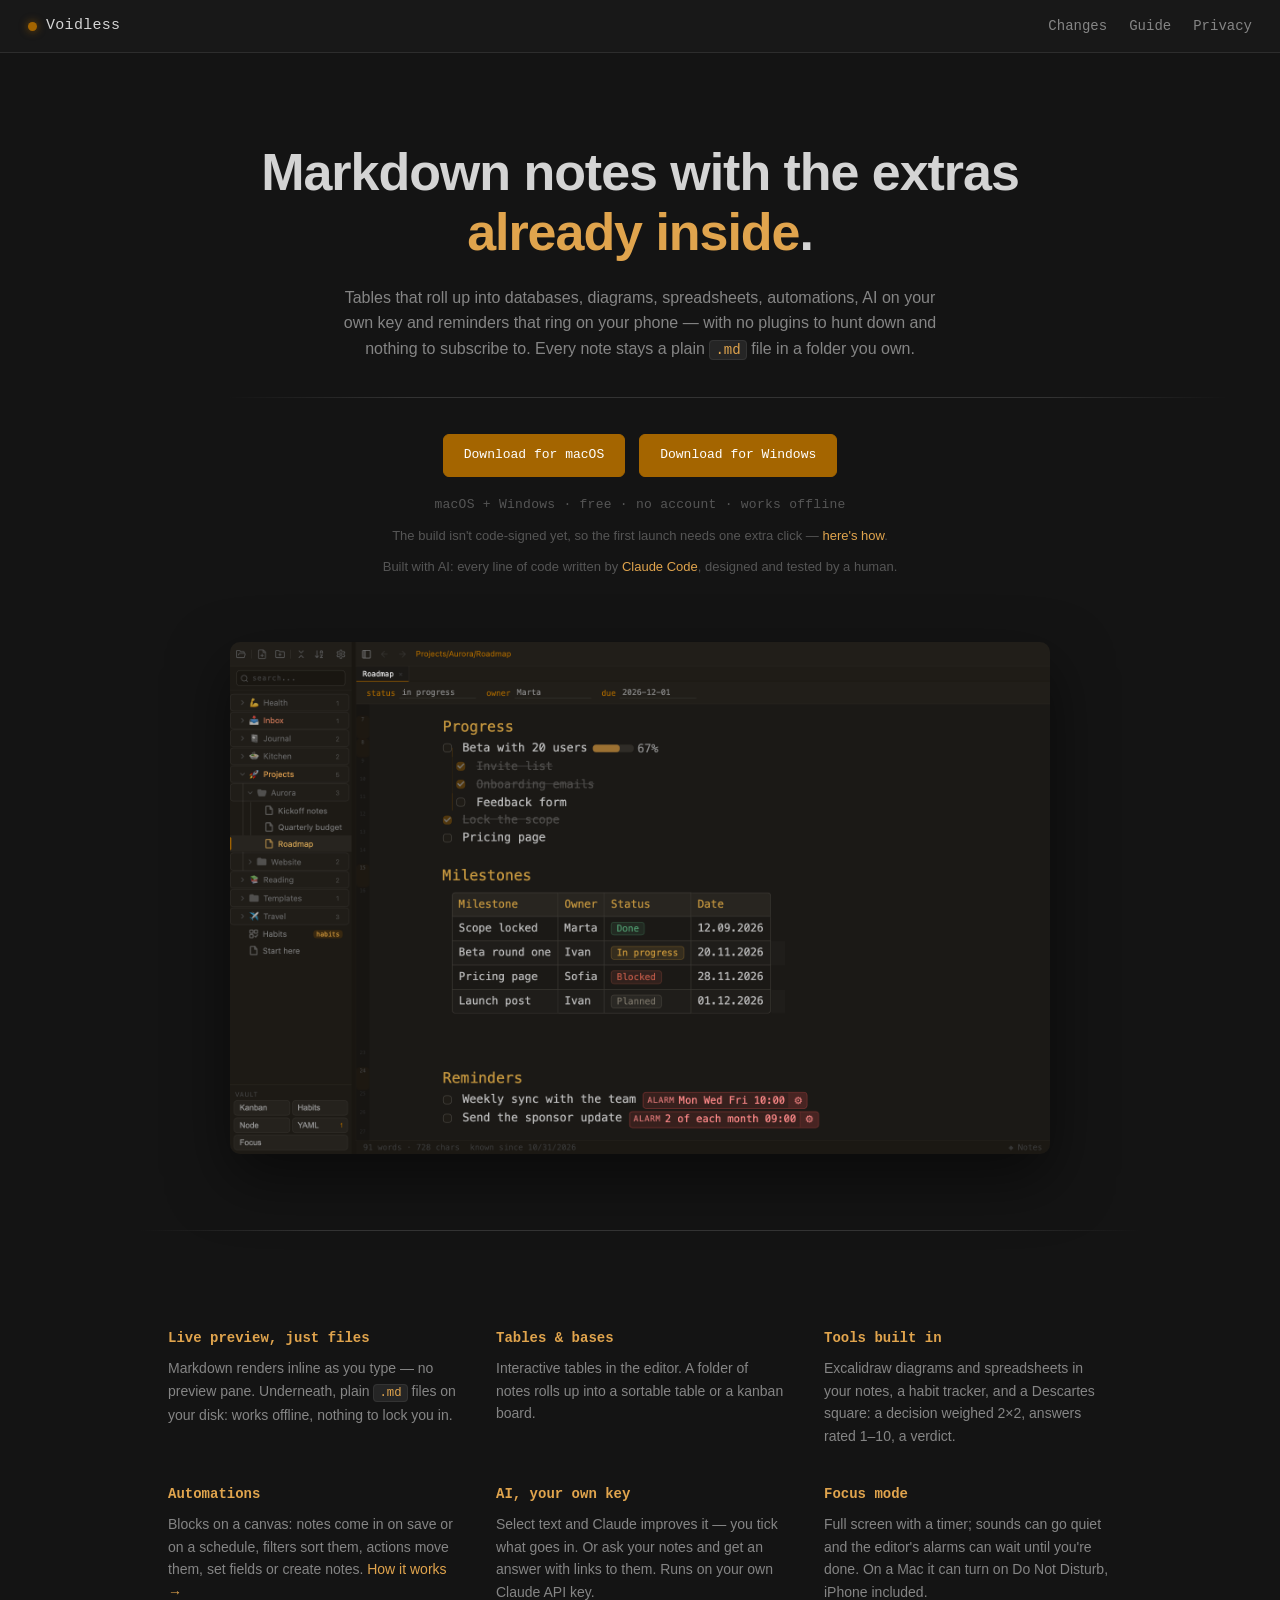
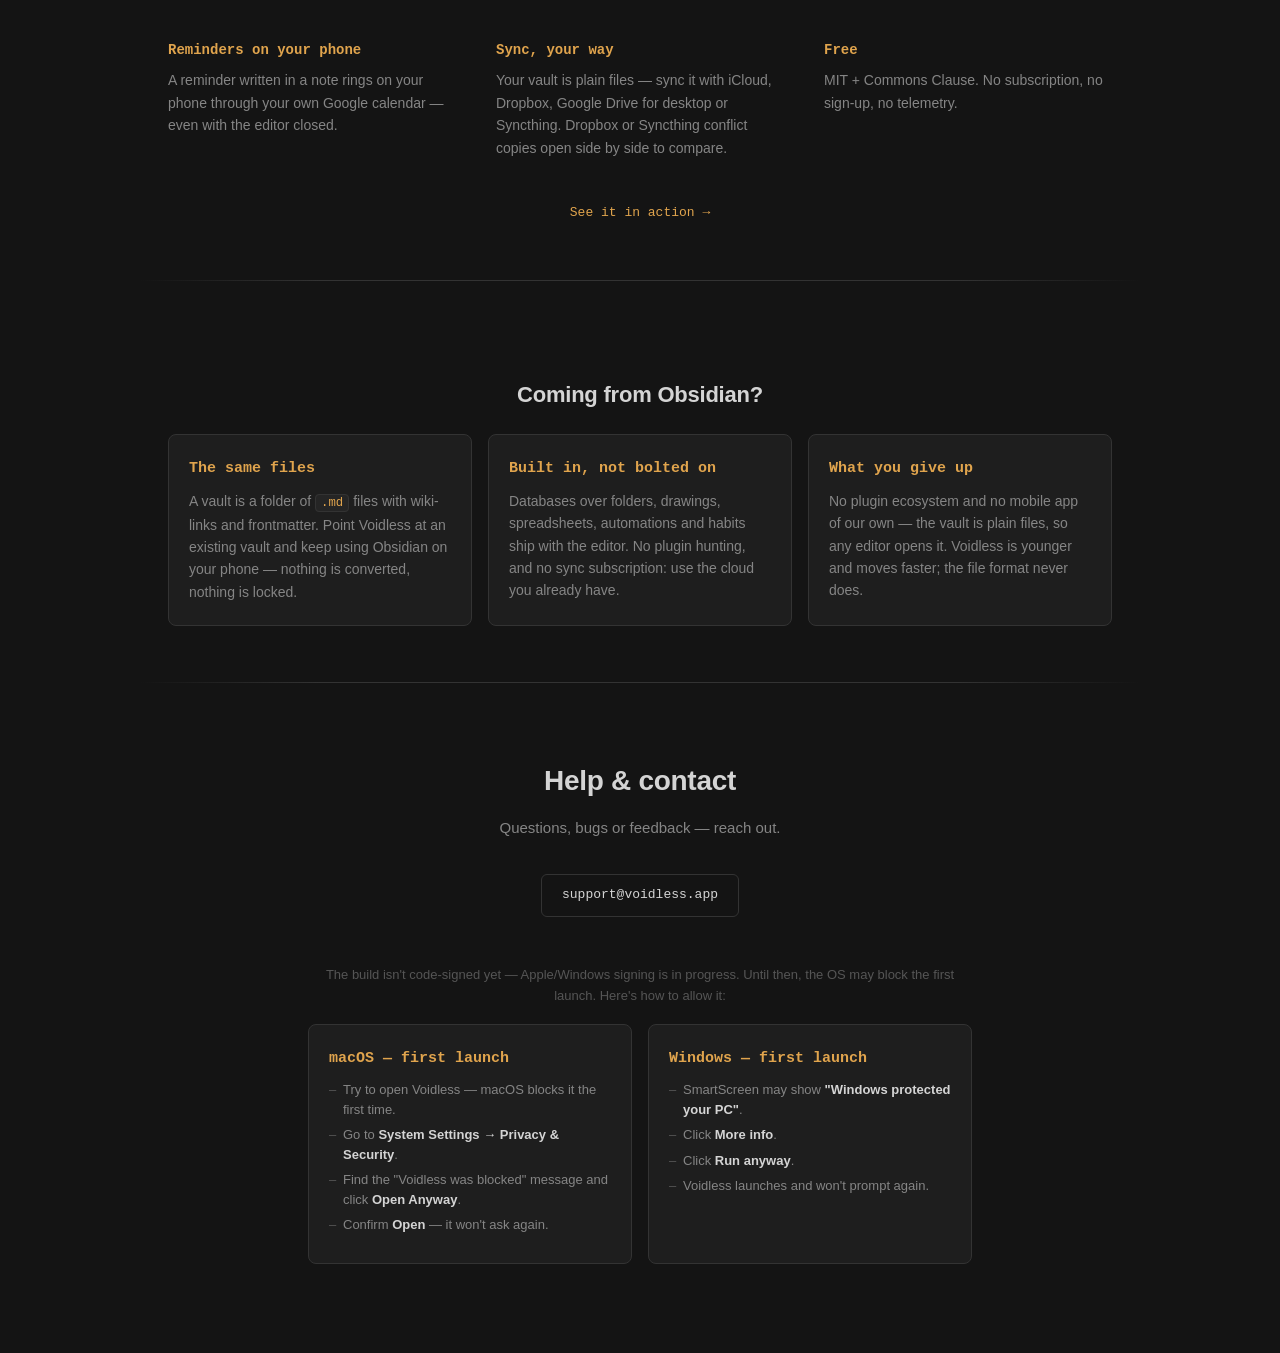
<file: index.html>
<!DOCTYPE html>
<html lang="en">
<head>
  <meta charset="UTF-8" />
  <meta name="viewport" content="width=device-width, initial-scale=1.0" />
  <title>Voidless — markdown editor</title>
  <meta name="description" content="Voidless — a local Markdown editor with tables, databases, diagrams, spreadsheets, automations, AI and reminders that reach your phone. Plain .md files, free, macOS and Windows." />
  <link rel="icon" href="favicon.svg" type="image/svg+xml" />

  <!-- Link previews (Telegram, Slack, X, iMessage…) -->
  <meta property="og:type" content="website" />
  <meta property="og:site_name" content="Voidless" />
  <meta property="og:title" content="Voidless — Markdown notes with the extras already inside" />
  <meta property="og:description" content="Tables that roll up into databases, diagrams, spreadsheets, automations, AI and reminders that ring on your phone — all in plain .md files on your disk. Free, macOS + Windows." />
  <meta property="og:url" content="https://voidless.app/" />
  <meta property="og:image" content="https://voidless.app/assets/screenshot.png" />
  <meta name="twitter:card" content="summary_large_image" />

  <!-- Bump ?v= whenever style.css changes: Pages/Cloudflare cache it for 10 min. -->
  <link rel="stylesheet" href="style.css?v=2026-08-21b" />
</head>
<body>
  <!-- ── Nav ── -->
  <header class="nav">
    <a class="nav-brand" href="/">
      <span class="dot"></span> Voidless
    </a>
    <nav class="nav-links">
      <a href="/changelog">Changes</a>
      <a href="/guide">Guide</a>
      <a href="/privacy">Privacy</a>
    </nav>
  </header>

  <!-- ── Hero ── -->
  <section class="hero">
    <h1>Markdown notes with the extras <span class="accent">already inside</span>.</h1>
    <p class="lead">
      Tables that roll up into databases, diagrams, spreadsheets, automations, AI on your own key
      and reminders that ring on your phone — with no plugins to hunt down and nothing to subscribe to.
      Every note stays a plain <code>.md</code> file in a folder you own.
    </p>
    <hr class="divider" />
    <div class="hero-actions" id="download">
      <a id="dl-mac" class="btn btn-primary" href="https://github.com/tech-qa-e6r/voidless/releases/latest">Download for macOS</a>
      <a id="dl-win" class="btn btn-primary" href="https://github.com/tech-qa-e6r/voidless/releases/latest">Download for Windows</a>
    </div>

    <p class="stack" id="release-line">macOS + Windows · free · no account · works offline</p>
    <p class="first-run">
      The build isn't code-signed yet, so the first launch needs one extra click —
      <a href="#first-launch">here's how</a>.
    </p>
    <p class="first-run">
      Built with AI: every line of code written by
      <a href="https://claude.com/claude-code">Claude Code</a>, designed and tested by a human.
    </p>
    <img class="screenshot" src="assets/screenshot.png" alt="Voidless editor" width="928" height="580" />
  </section>

  <hr class="divider" />

  <!-- ── Why ── -->
  <section class="why">
    <div class="why-grid">
      <div class="why-item">
        <h3>Live preview, just files</h3>
        <p>Markdown renders inline as you type — no preview pane. Underneath, plain <code>.md</code> files on your disk: works offline, nothing to lock you in.</p>
      </div>
      <div class="why-item">
        <h3>Tables &amp; bases</h3>
        <p>Interactive tables in the editor. A folder of notes rolls up into a sortable table or a kanban board.</p>
      </div>
      <div class="why-item">
        <h3>Tools built in</h3>
        <p>Excalidraw diagrams and spreadsheets in your notes, a habit tracker, and a Descartes square: a decision weighed 2×2, answers rated 1–10, a verdict.</p>
      </div>
      <div class="why-item">
        <h3>Automations</h3>
        <p>Blocks on a canvas: notes come in on save or on a schedule, filters sort them, actions move them, set fields or create notes. <a href="/guide/nodes/">How it works →</a></p>
      </div>
      <div class="why-item">
        <h3>AI, your own key</h3>
        <p>Select text and Claude improves it — you tick what goes in. Or ask your notes and get an answer with links to them. Runs on your own Claude API key.</p>
      </div>
      <div class="why-item">
        <h3>Focus mode</h3>
        <p>Full screen with a timer; sounds can go quiet and the editor's alarms can wait until you're done. On a Mac it can turn on Do Not Disturb, iPhone included.</p>
      </div>
      <div class="why-item">
        <h3>Reminders on your phone</h3>
        <p>A reminder written in a note rings on your phone through your own Google calendar — even with the editor closed.</p>
      </div>
      <div class="why-item">
        <h3>Sync, your way</h3>
        <p>Your vault is plain files — sync it with iCloud, Dropbox, Google Drive for desktop or Syncthing. Dropbox or Syncthing conflict copies open side by side to compare.</p>
      </div>
      <div class="why-item">
        <h3>Free</h3>
        <p>MIT + Commons Clause. No subscription, no sign-up, no telemetry.</p>
      </div>
    </div>
    <p class="why-more"><a href="/guide">See it in action →</a></p>
  </section>

  <hr class="divider" />

  <!-- ── Coming from Obsidian ── -->
  <section class="why">
    <h2 class="section-title">Coming from Obsidian?</h2>
    <div class="grid">
      <article class="card">
        <h3>The same files</h3>
        <p>A vault is a folder of <code>.md</code> files with wiki-links and frontmatter. Point Voidless at an existing vault and keep using Obsidian on your phone — nothing is converted, nothing is locked.</p>
      </article>
      <article class="card">
        <h3>Built in, not bolted on</h3>
        <p>Databases over folders, drawings, spreadsheets, automations and habits ship with the editor. No plugin hunting, and no sync subscription: use the cloud you already have.</p>
      </article>
      <article class="card">
        <h3>What you give up</h3>
        <p>No plugin ecosystem and no mobile app of our own — the vault is plain files, so any editor opens it. Voidless is younger and moves faster; the file format never does.</p>
      </article>
    </div>
  </section>

  <hr class="divider" />

  <!-- ── Contact ── -->
  <section id="contact" class="contact">
    <h2>Help &amp; contact</h2>
    <p>Questions, bugs or feedback — reach out.</p>
    <div class="hero-actions">
      <a class="btn btn-ghost" href="mailto:support@voidless.app">support@voidless.app</a>
    </div>

    <p class="install-note" id="first-launch">The build isn't code-signed yet — Apple/Windows signing is in progress. Until then, the OS may block the first launch. Here's how to allow it:</p>
    <div class="grid install-grid">
      <article class="card">
        <h3>macOS — first launch</h3>
        <ul>
          <li>Try to open Voidless — macOS blocks it the first time.</li>
          <li>Go to <strong>System Settings → Privacy &amp; Security</strong>.</li>
          <li>Find the "Voidless was blocked" message and click <strong>Open Anyway</strong>.</li>
          <li>Confirm <strong>Open</strong> — it won't ask again.</li>
        </ul>
      </article>
      <article class="card">
        <h3>Windows — first launch</h3>
        <ul>
          <li>SmartScreen may show <strong>"Windows protected your PC"</strong>.</li>
          <li>Click <strong>More info</strong>.</li>
          <li>Click <strong>Run anyway</strong>.</li>
          <li>Voidless launches and won't prompt again.</li>
        </ul>
      </article>
    </div>
  </section>

  <script>
    // Point the download buttons at the latest published release's installers.
    // Falls back to the releases page if the API is unreachable or nothing is published.
    (async function () {
      const repo = "tech-qa-e6r/voidless";
      try {
        const res = await fetch("https://api.github.com/repos/" + repo + "/releases/latest");
        if (!res.ok) return;
        const rel = await res.json();
        const assets = rel.assets || [];
        const url = (re) => (assets.find((a) => re.test(a.name)) || {}).browser_download_url;
        const dmg = url(/\.dmg$/i), exe = url(/-setup\.exe$/i);
        if (dmg) document.getElementById("dl-mac").href = dmg;
        if (exe) document.getElementById("dl-win").href = exe;
        // Version and date next to the buttons: a visitor can tell at a glance the
        // project is alive without opening the changelog.
        if (rel.tag_name) {
          const when = new Date(rel.published_at).toLocaleDateString("en-GB", { day: "numeric", month: "short", year: "numeric" });
          document.getElementById("release-line").textContent =
            rel.tag_name + " · " + when + " · macOS and Windows · free · no account · works offline";
        }
      } catch (e) { /* keep fallback links */ }
    })();
  </script>
</body>
</html>
</file>
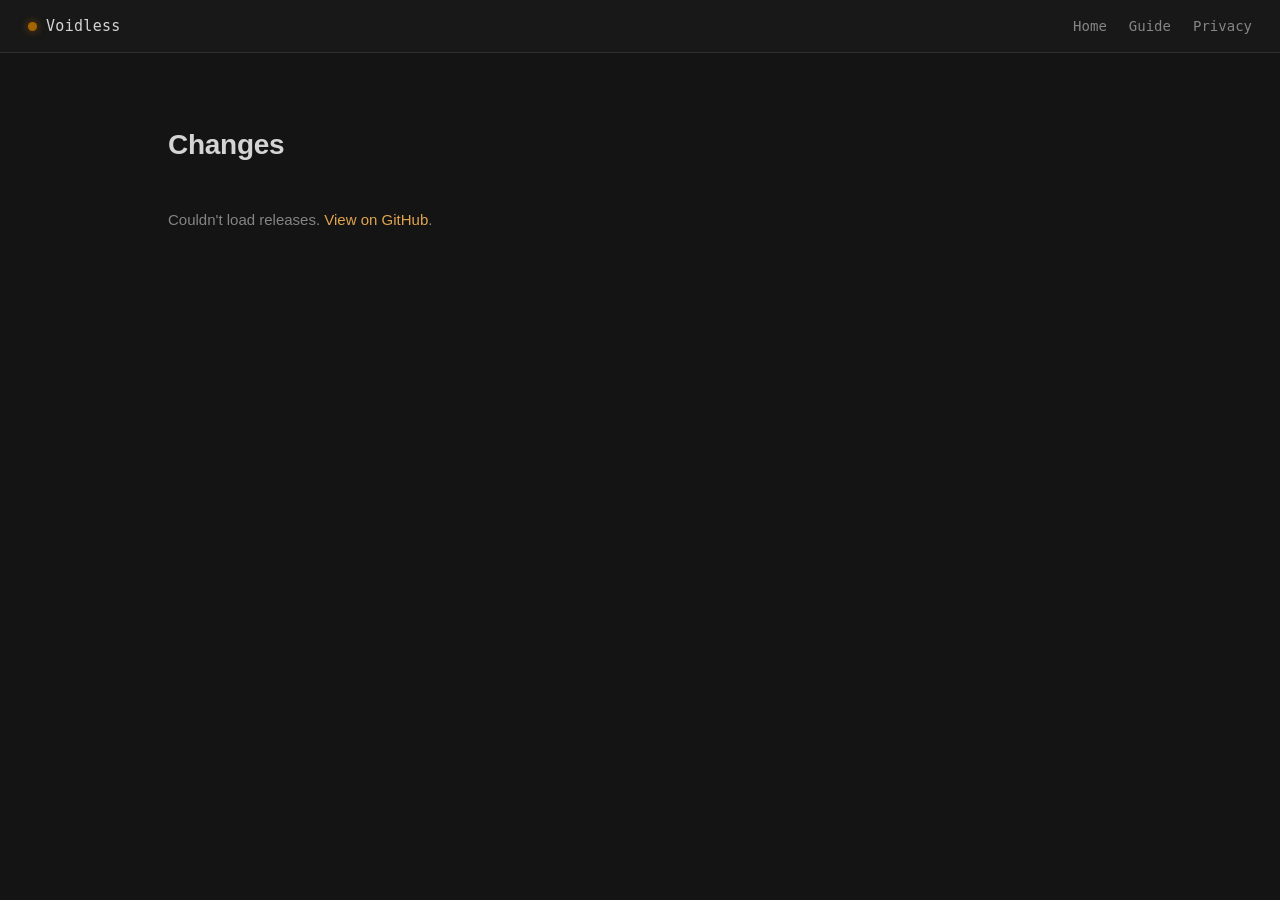
<file: changelog/index.html>
<!DOCTYPE html>
<html lang="en">
<head>
  <meta charset="UTF-8" />
  <meta name="viewport" content="width=device-width, initial-scale=1.0" />
  <title>Changes — Voidless</title>
  <meta name="description" content="Voidless changelog: what shipped in each release." />
  <link rel="icon" href="/favicon.svg" type="image/svg+xml" />

  <meta property="og:type" content="website" />
  <meta property="og:site_name" content="Voidless" />
  <meta property="og:title" content="Voidless — Changes" />
  <meta property="og:description" content="What shipped in each Voidless release." />
  <meta property="og:url" content="https://voidless.app/changelog" />
  <meta property="og:image" content="https://voidless.app/assets/screenshot.png" />
  <meta name="twitter:card" content="summary_large_image" />
  <!-- Bump ?v= whenever style.css changes: Pages/Cloudflare cache it for 10 min. -->
  <link rel="stylesheet" href="../style.css?v=2026-08-21b" />
</head>
<body>
  <!-- ── Nav ── -->
  <header class="nav">
    <a class="nav-brand" href="/">
      <span class="dot"></span> Voidless
    </a>
    <nav class="nav-links">
      <a href="/">Home</a>
      <a href="/guide">Guide</a>
      <a href="/privacy">Privacy</a>
    </nav>
  </header>

  <!-- ── Changes ── -->
  <section class="changelog">
    <h2>Changes</h2>
    <div id="releases" class="changelog-list">
      <p class="changelog-empty">Loading…</p>
    </div>
  </section>

  <script>
    // Pull every published release and render its notes. Drafts are invisible to
    // the anonymous GitHub API, so unpublished releases never leak here — the
    // changelog goes live the moment a release is published.
    (async function () {
      const repo = "tech-qa-e6r/voidless";
      const root = document.getElementById("releases");

      // Quotes are escaped too, so text can't break out of an attribute value.
      const escapeHtml = (s) => s.replace(/[&<>"]/g, (c) => ({ "&": "&amp;", "<": "&lt;", ">": "&gt;", '"': "&quot;" }[c]));
      // Only http(s) image sources are allowed through, so escaped markup can't smuggle script.
      const safeSrc = (u) => /^https?:\/\//i.test(u) ? u : "";
      const safeHref = (u) => /^(https?:\/\/|mailto:)/i.test(u) ? u : "";
      // **bold**, then *italic* / _italic_ — never inside a word, so snake_case and 2*3*4 stay as typed.
      const emphasis = (s) => s
        .replace(/\*\*([^*]+)\*\*/g, "<strong>$1</strong>")
        .replace(/(^|[^\p{L}\p{N}*])\*([^\s*](?:[^*]*[^\s*])?)\*(?![\p{L}\p{N}*])/gu, "$1<em>$2</em>")
        .replace(/(^|[^\p{L}\p{N}_])_([^\s_](?:[^_]*[^\s_])?)_(?![\p{L}\p{N}_])/gu, "$1<em>$2</em>");
      const inline = (s) => {
        // Code, images and links are set aside first, so their text and URLs are never restyled.
        const kept = [];
        const keep = (html) => "\u0000" + (kept.push(html) - 1) + "\u0000";
        const restore = (t) => t.replace(/\u0000(\d+)\u0000/g, (m, i) => restore(kept[i]));
        // A URL holding a placeholder (code or an image set aside above) is left as text:
        // restored inside src/href, that markup would break out of the attribute.
        const html = escapeHtml(s.replace(/\u0000/g, ""))
          .replace(/`([^`]+)`/g, (m, code) => keep("<code>" + code + "</code>"))
          .replace(/!\[([^\]]*)\]\(([^)]+)\)/g, (m, alt, src) => src.includes("\u0000") ? m
            : keep('<img class="release-img" alt="' + alt + '" src="' + safeSrc(src) + '">'))
          .replace(/\[([^\]]+)\]\(([^)]+)\)/g, (m, text, href) => href.includes("\u0000") ? m
            : keep(safeHref(href)
              ? '<a href="' + href + '" target="_blank" rel="noopener">' + emphasis(text) + "</a>"
              : emphasis(text)));
        return restore(emphasis(html));
      };

      // Minimal Markdown: headings, bullet lists ("— ", "- ", "* "), paragraphs (enough for release notes).
      function renderMarkdown(md) {
        const lines = md.replace(/\r\n/g, "\n").split("\n");
        let out = "", inList = false;
        const closeList = () => { if (inList) { out += "</ul>"; inList = false; } };
        for (const raw of lines) {
          const line = raw.replace(/\s+$/, "");
          if (!line.trim()) { closeList(); continue; }
          const h = line.match(/^(#{1,6})\s+(.*)$/);
          if (h) { closeList(); out += '<h4 class="release-subhead">' + inline(h[2]) + "</h4>"; continue; }
          if (/^ *([-*_]) *(?:\1 *){2,}$/.test(line)) { closeList(); out += '<hr class="release-hr">'; continue; }
          const li = line.match(/^\s*[-*—–]\s+(.*)$/);
          if (li) { if (!inList) { out += "<ul>"; inList = true; } out += "<li>" + inline(li[1]) + "</li>"; continue; }
          // Raw <img> tags (GitHub release notes often paste them) — re-emit sanitized.
          const img = line.match(/^<img\b[^>]*>$/i);
          if (img) {
            closeList();
            const attr = (n) => { const m = line.match(new RegExp(n + '\\s*=\\s*"([^"]*)"', "i")); return m ? m[1] : ""; };
            const src = safeSrc(attr("src"));
            if (src) out += '<img class="release-img" alt="' + escapeHtml(attr("alt")) + '" src="' + src + '">';
            continue;
          }
          closeList();
          out += "<p>" + inline(line) + "</p>";
        }
        closeList();
        return out;
      }

      const fmtDate = (iso) => {
        try { return new Date(iso).toLocaleDateString("en-US", { year: "numeric", month: "short", day: "numeric" }); }
        catch (e) { return ""; }
      };

      try {
        // The anonymous /releases list can drop a release that shares its created_at
        // with another (e.g. a re-build off the same commit), so it never shows up
        // here. /releases/latest still returns it — merge it in, dedupe by id, and
        // sort newest-first by publish date so nothing goes missing.
        const [listRes, latestRes] = await Promise.all([
          fetch("https://api.github.com/repos/" + repo + "/releases?per_page=100"),
          fetch("https://api.github.com/repos/" + repo + "/releases/latest"),
        ]);
        if (!listRes.ok) throw new Error("api");
        const byId = new Map();
        for (const r of await listRes.json()) if (!r.draft) byId.set(r.id, r);
        if (latestRes.ok) { const l = await latestRes.json(); if (l && !l.draft) byId.set(l.id, l); }
        const releases = [...byId.values()].sort(
          (a, b) => new Date(b.published_at) - new Date(a.published_at)
        );
        if (releases.length === 0) {
          root.innerHTML = '<p class="changelog-empty">No releases yet.</p>';
          return;
        }
        root.innerHTML = releases.map((r) => {
          const ver = escapeHtml(r.tag_name || r.name || "");
          const date = fmtDate(r.published_at);
          const body = (r.body || "").trim()
            ? '<div class="release-body">' + renderMarkdown(r.body.trim()) + "</div>"
            : '<div class="release-body"><p style="color:var(--text-mute)">No notes.</p></div>';
          return '<article class="release">'
            + '<div class="release-head"><span class="release-ver">' + ver + "</span>"
            + (date ? '<span class="release-sep">→</span><span class="release-date">' + date + "</span>" : "")
            + "</div>" + body + "</article>";
        }).join("");
      } catch (e) {
        root.innerHTML = '<p class="changelog-empty">Couldn\'t load releases. '
          + '<a href="https://github.com/' + repo + '/releases" target="_blank" rel="noopener">View on GitHub</a>.</p>';
      }
    })();
  </script>
</body>
</html>
</file>
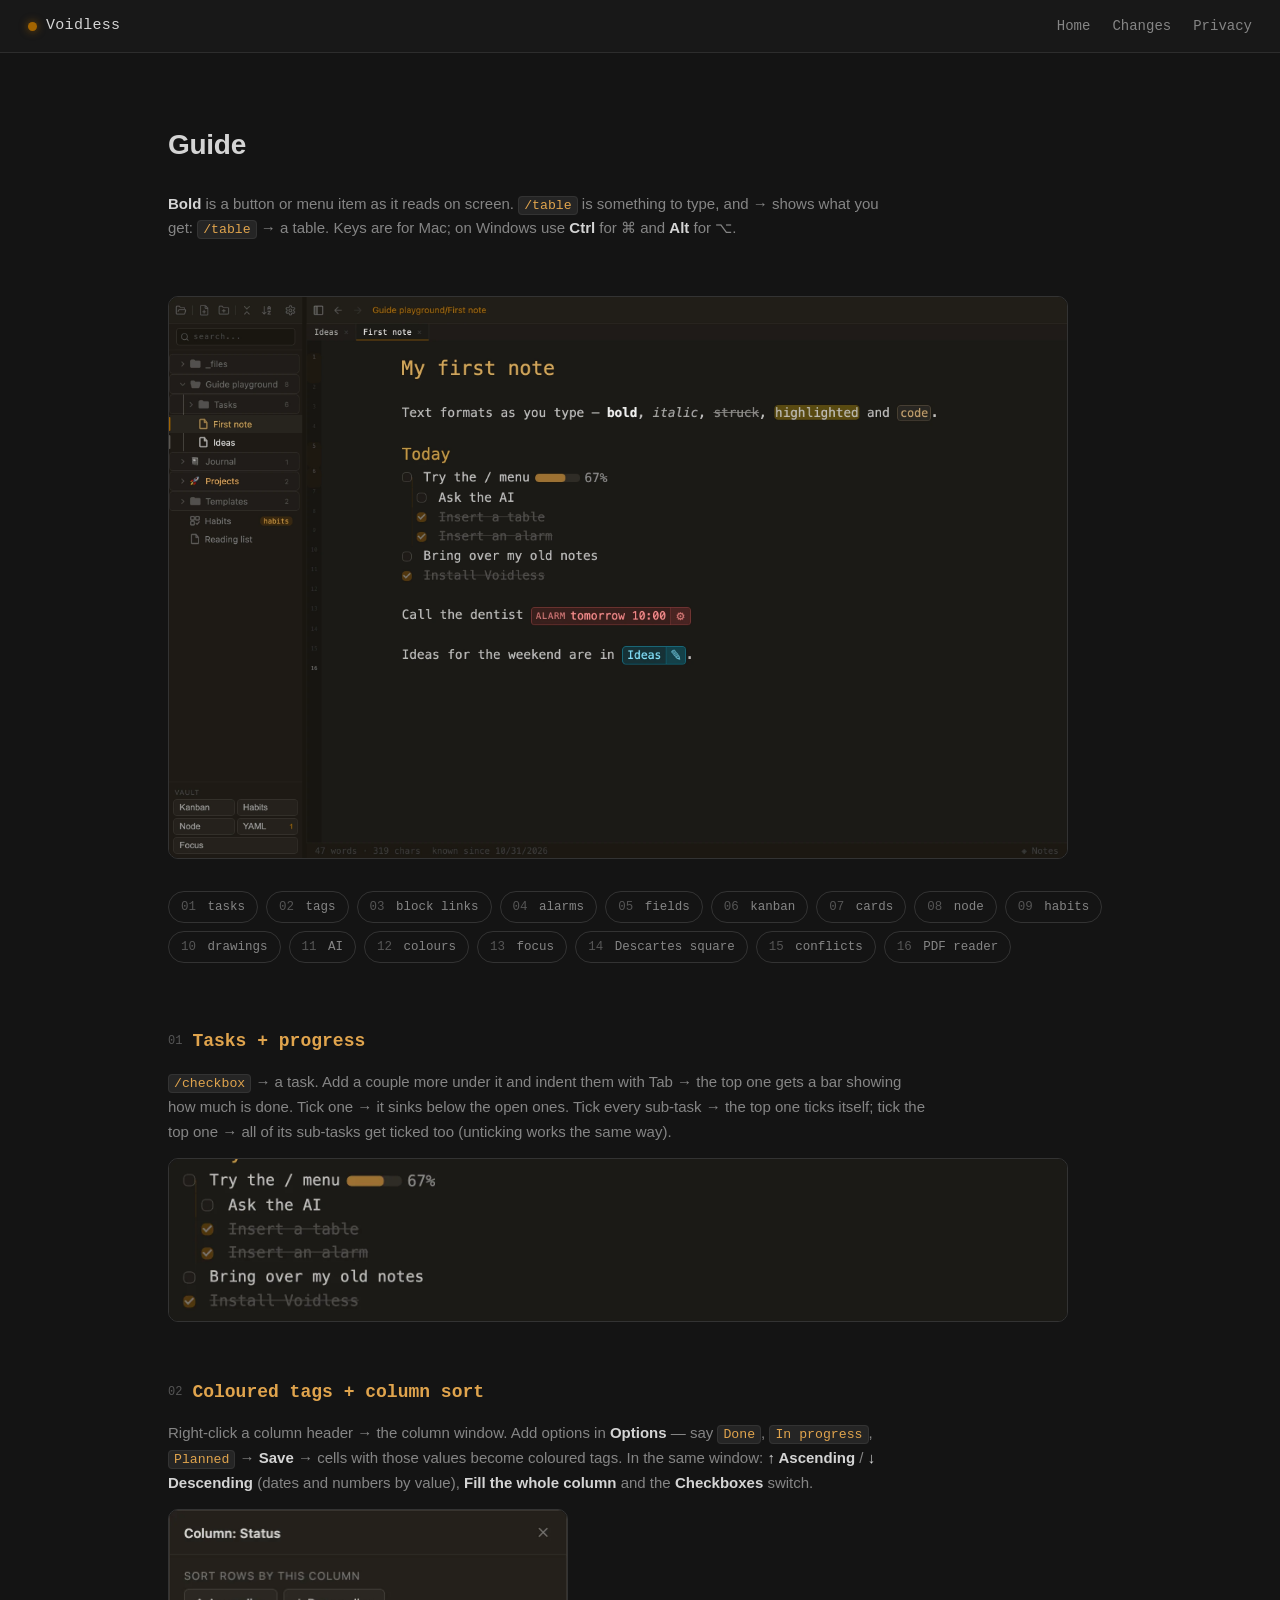
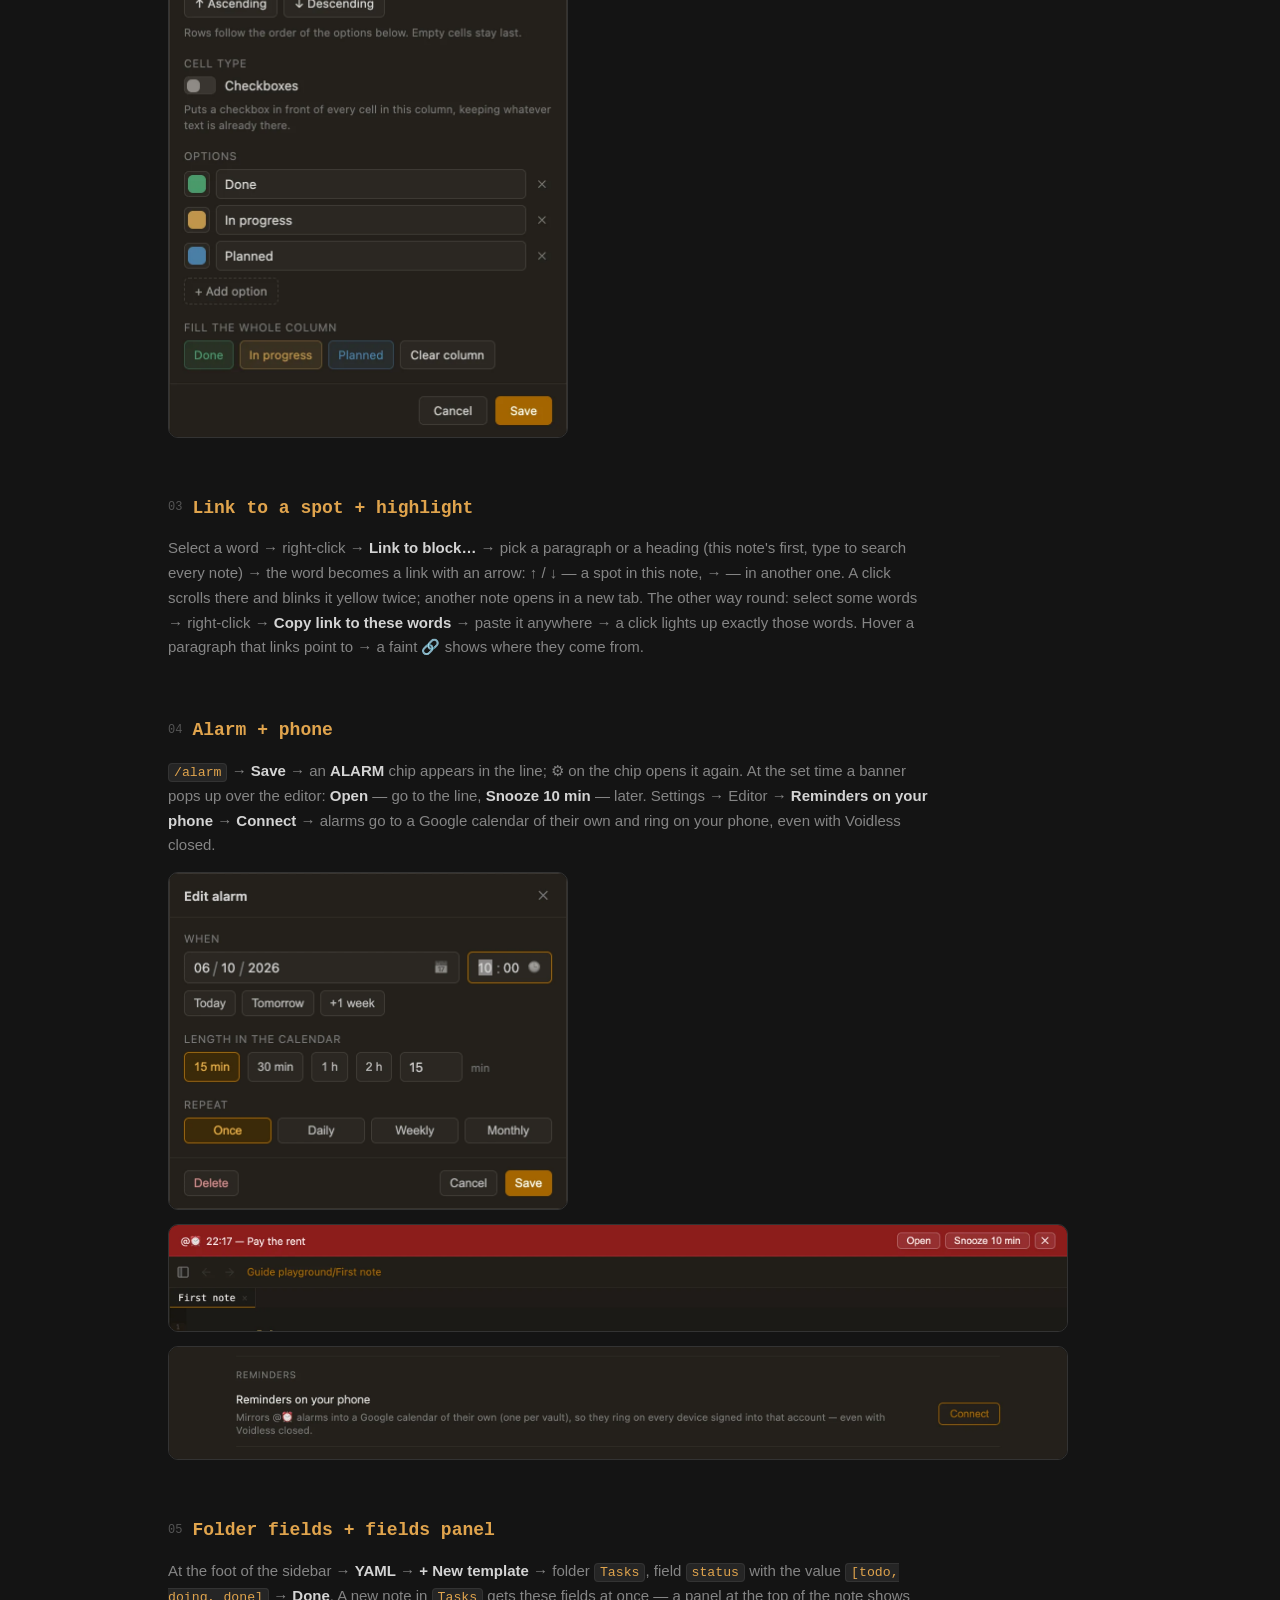
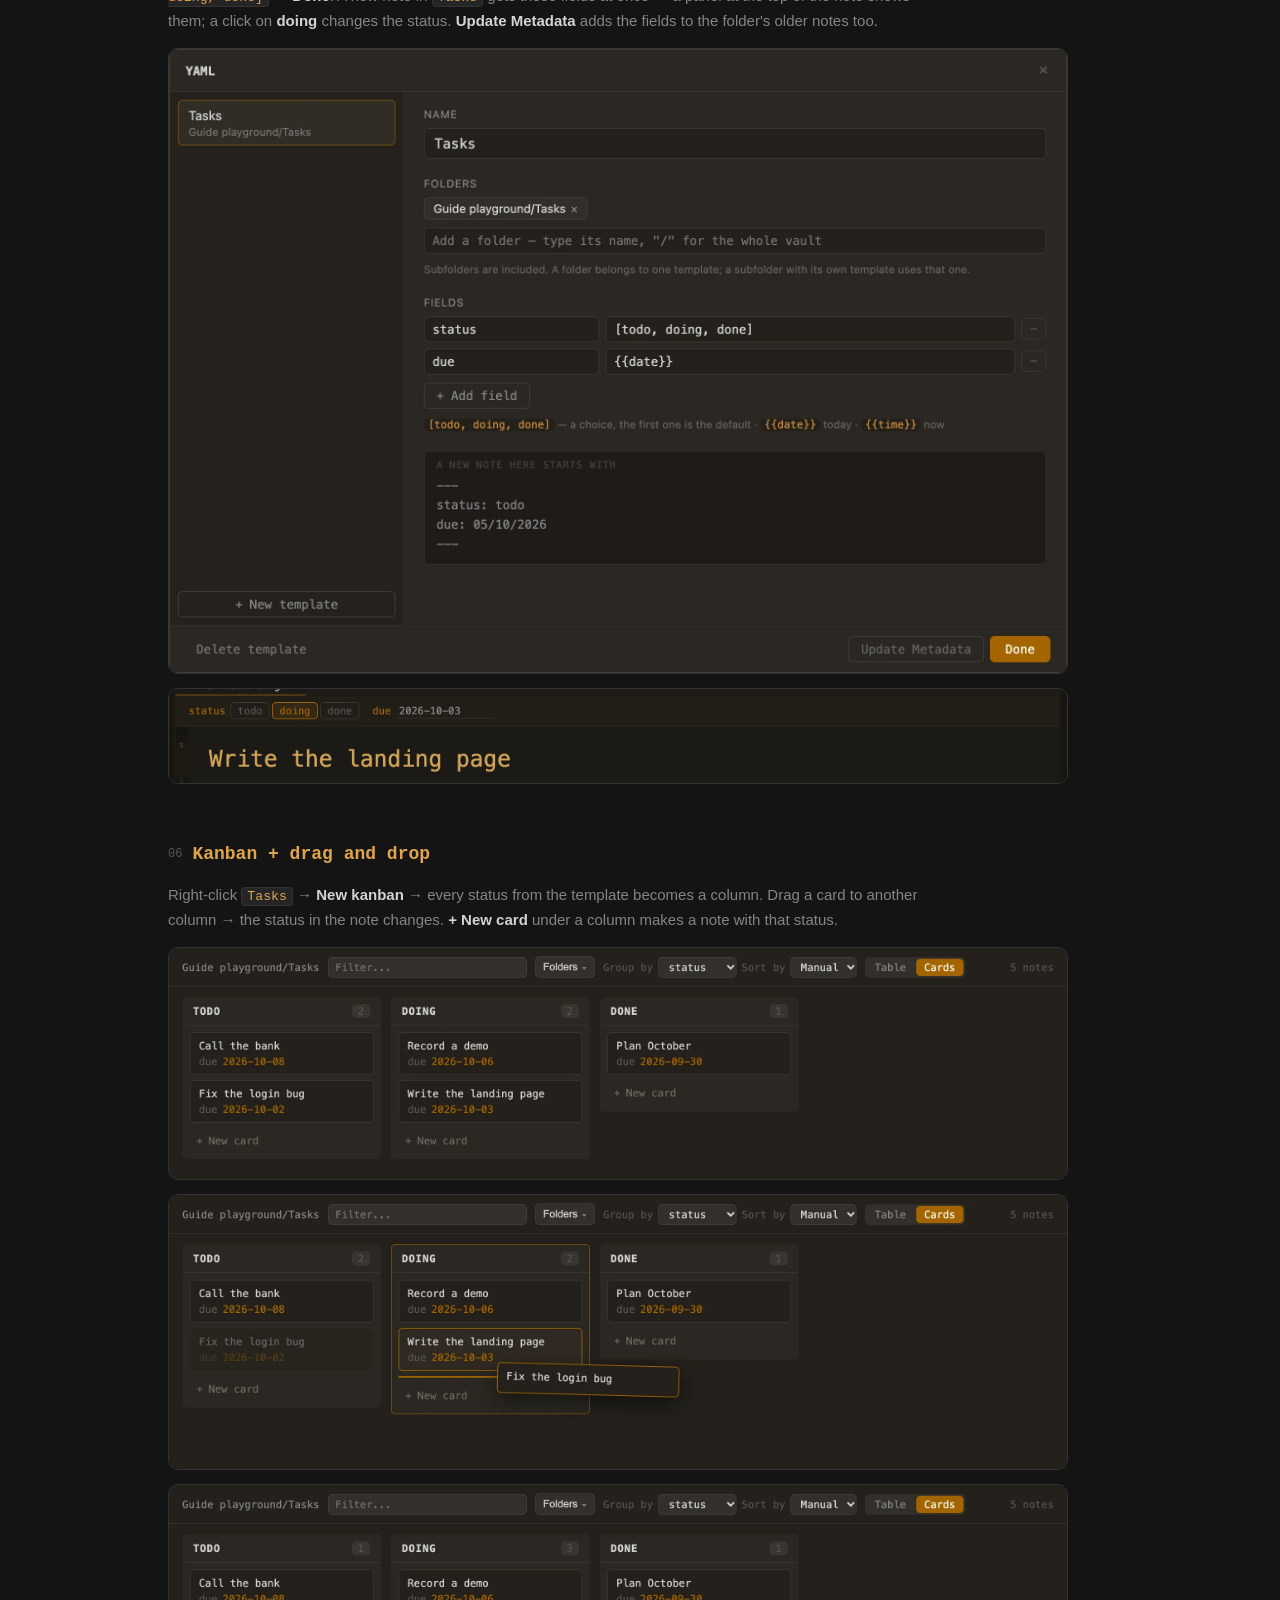
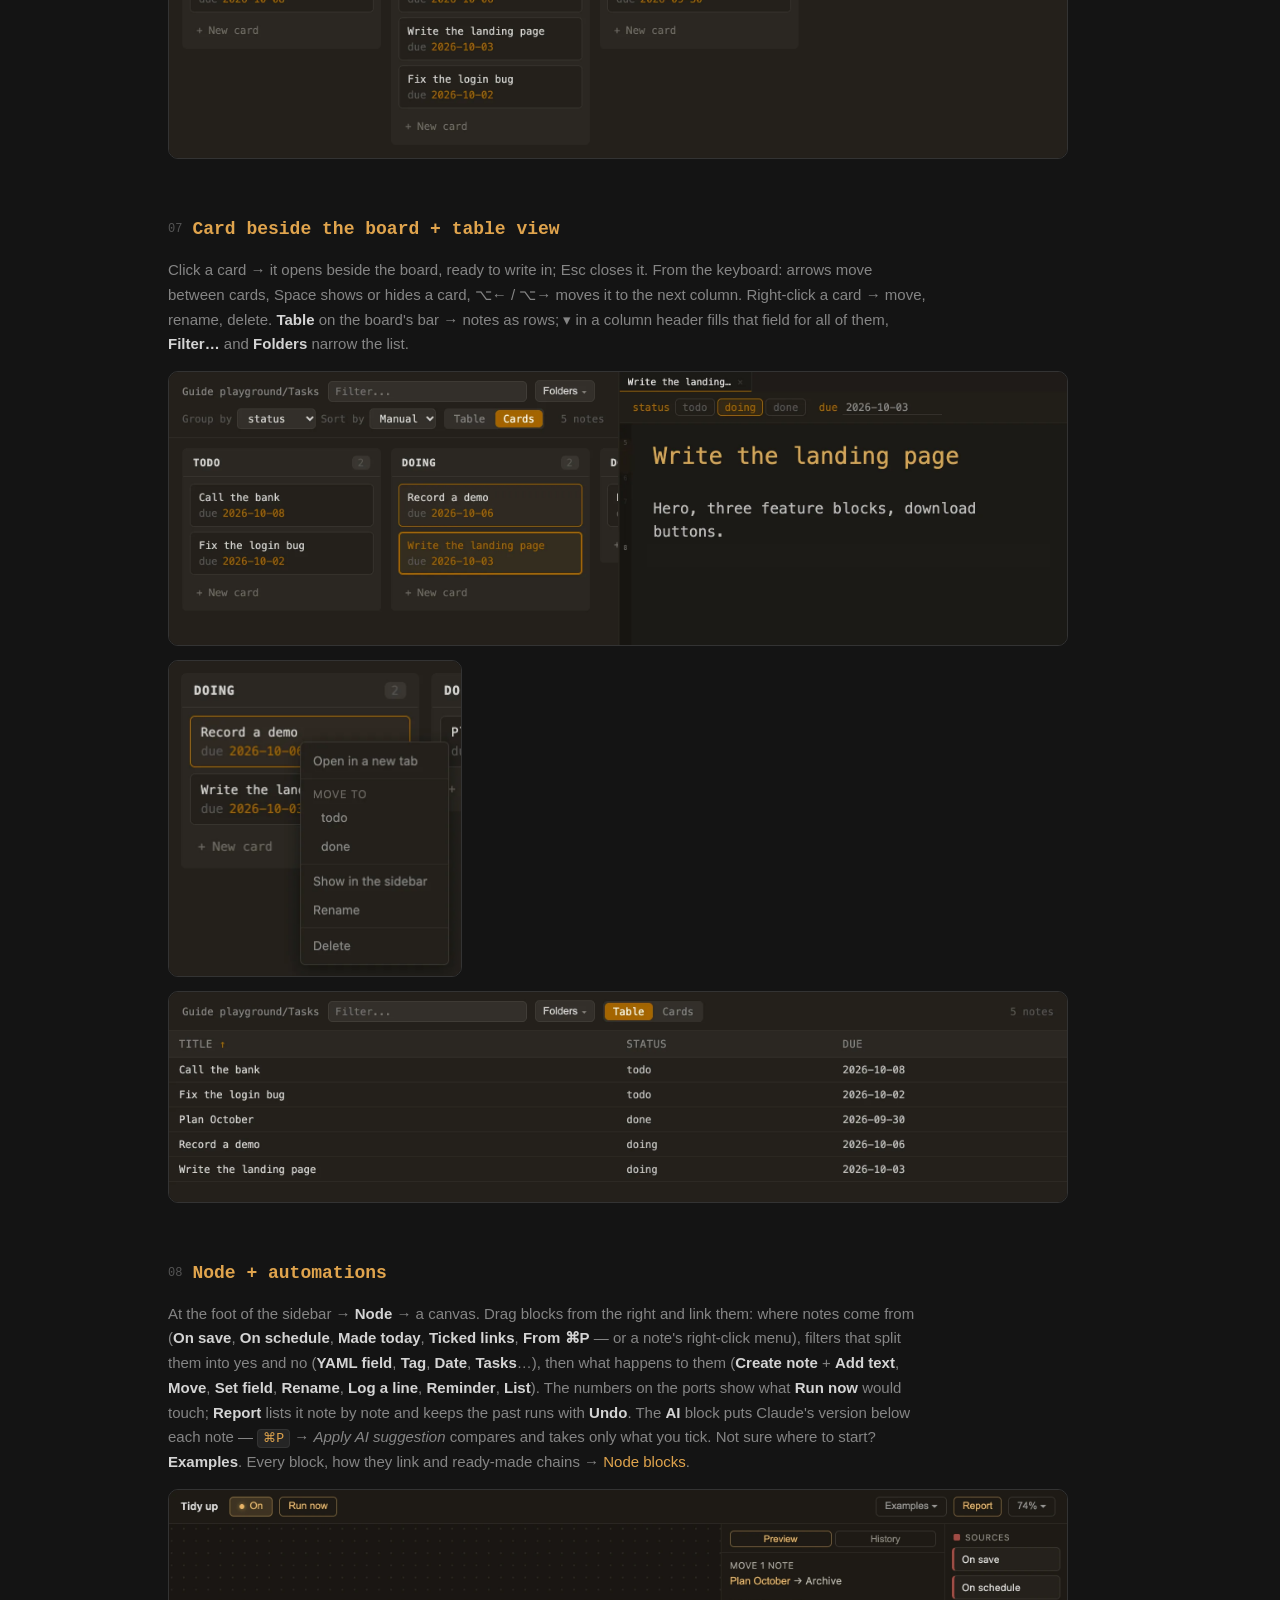
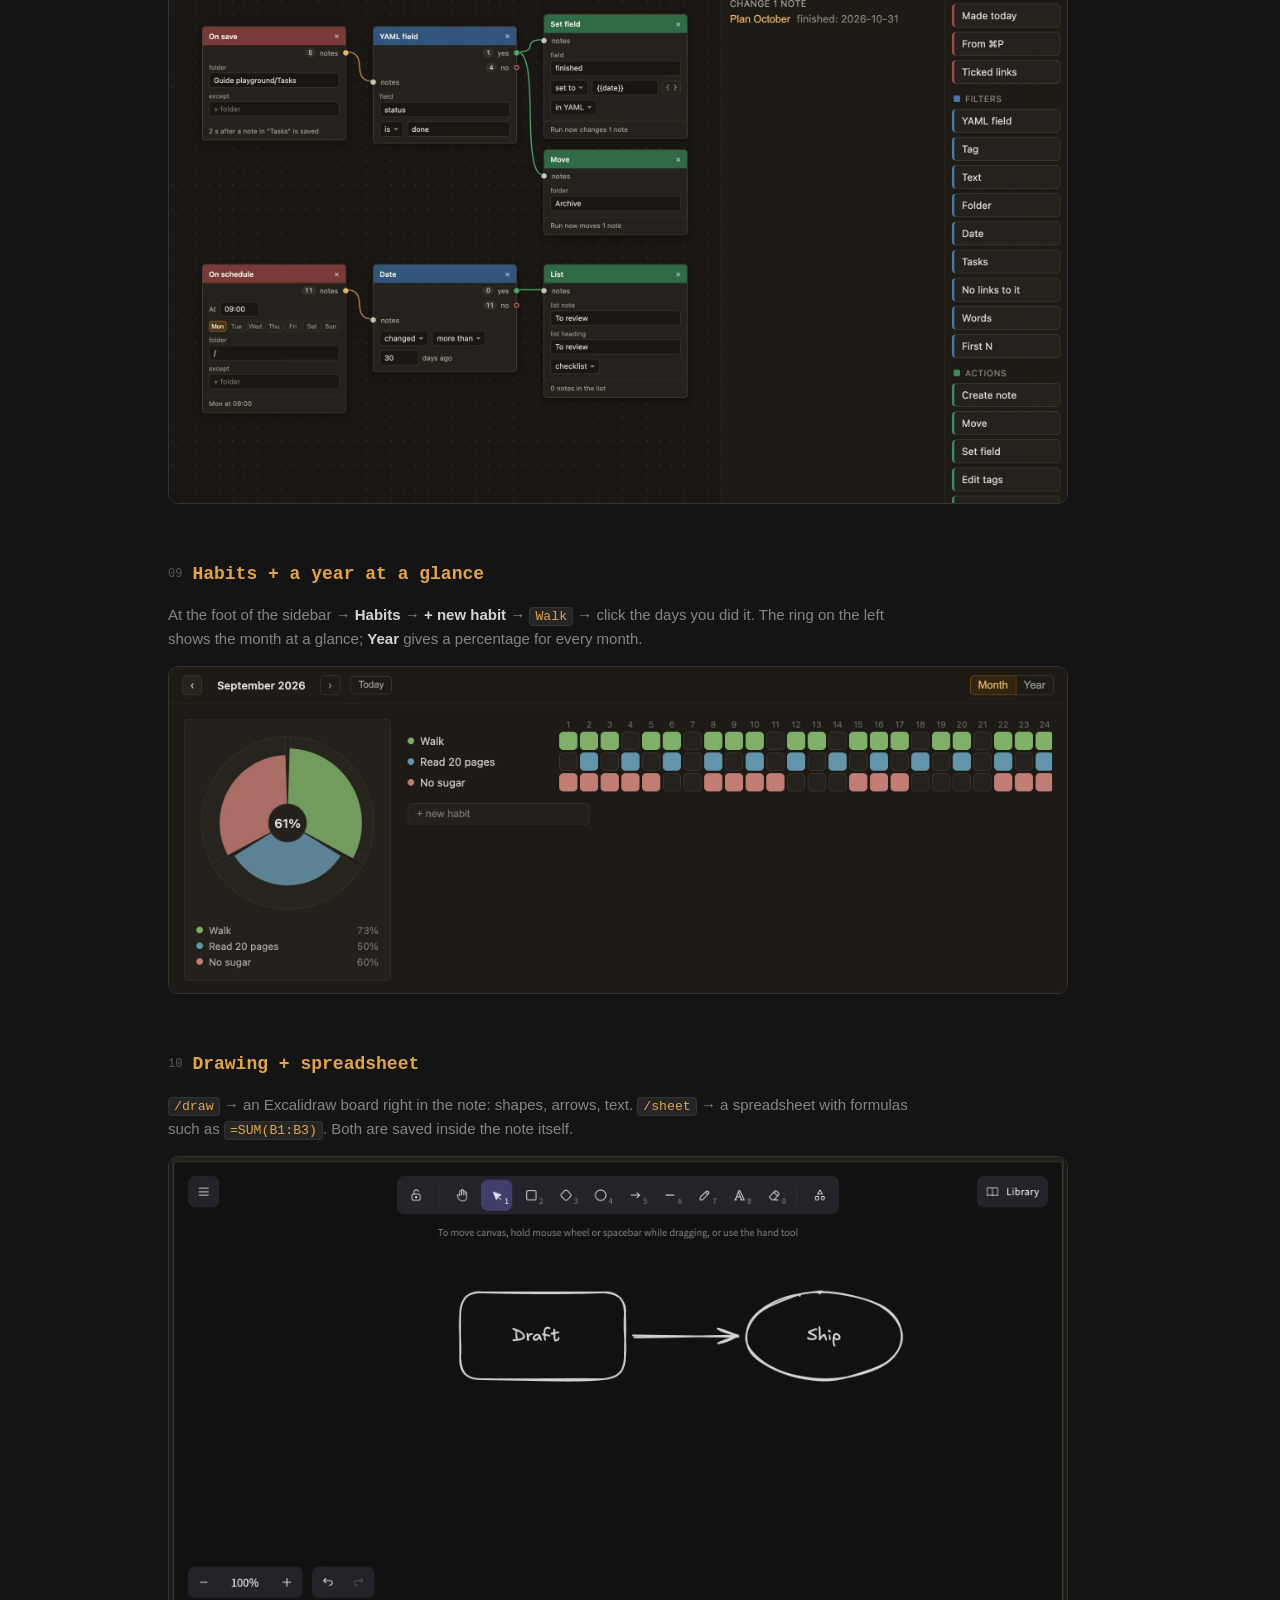
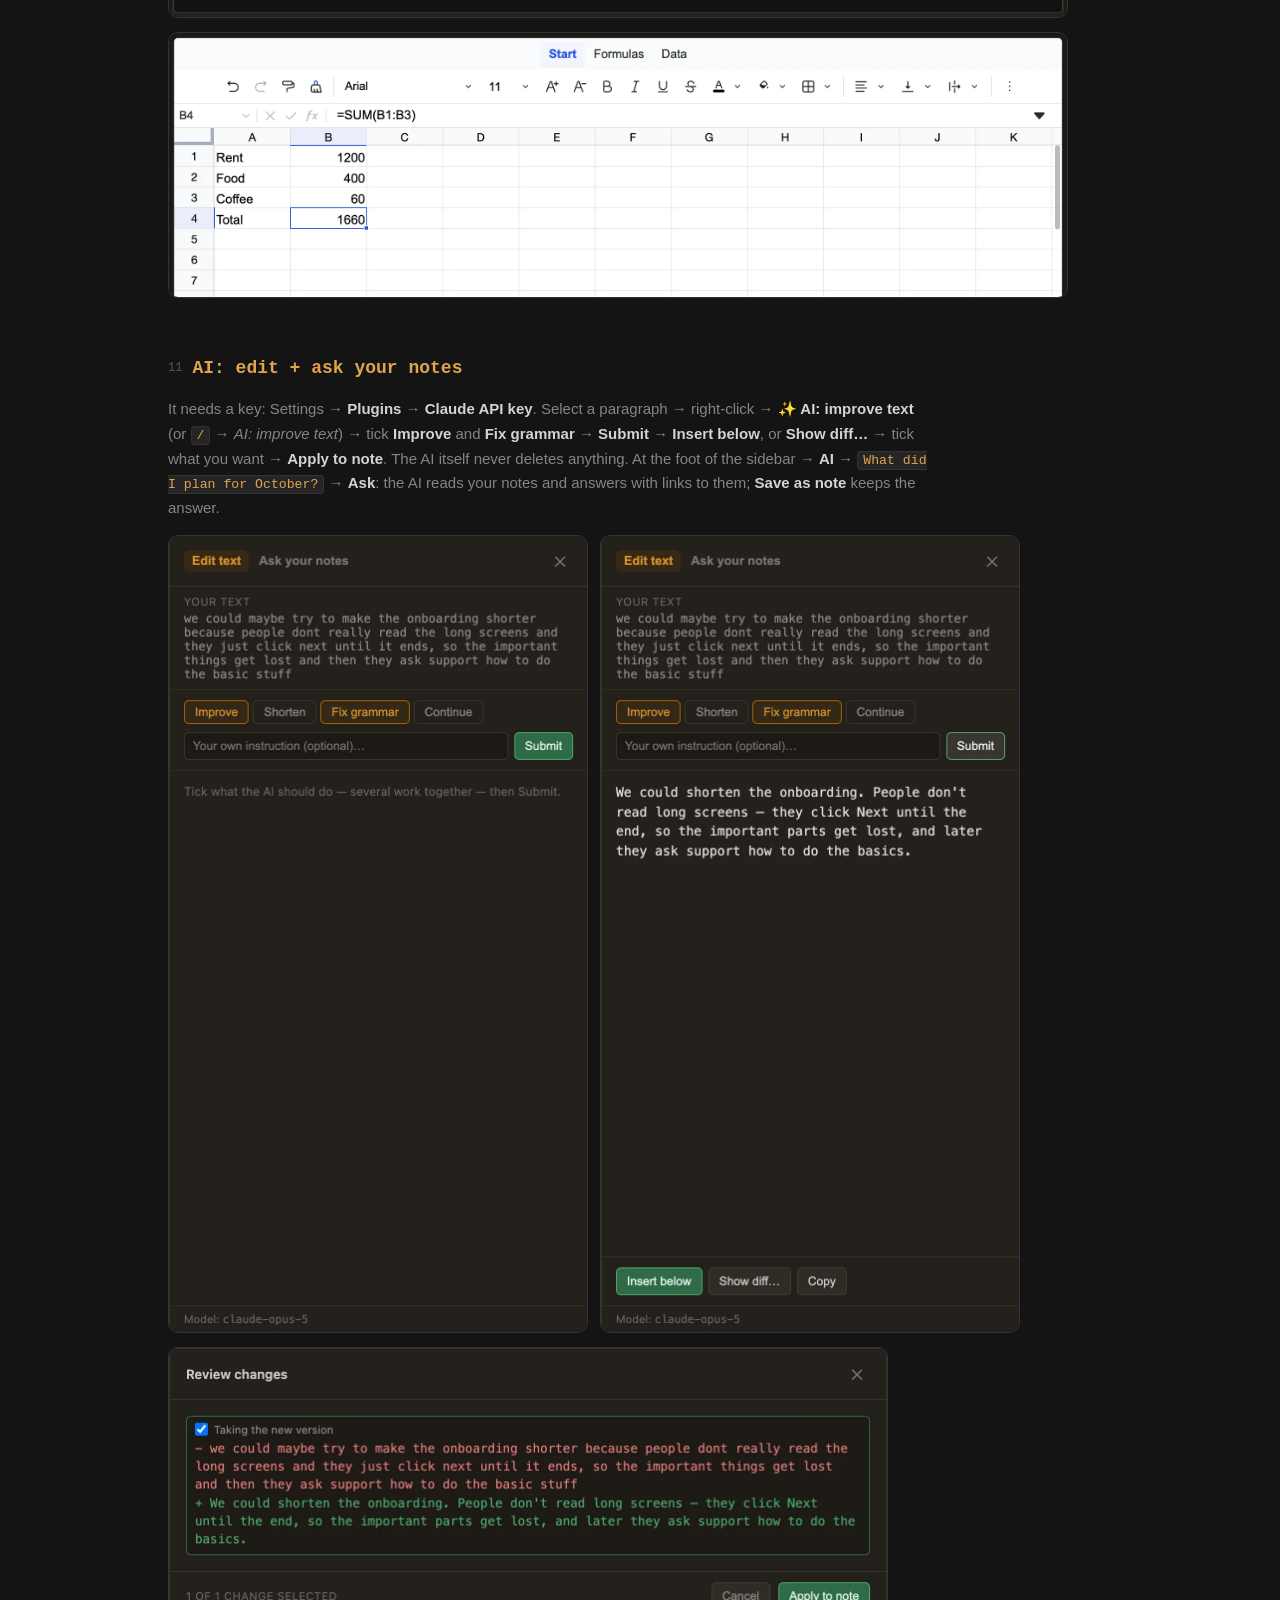
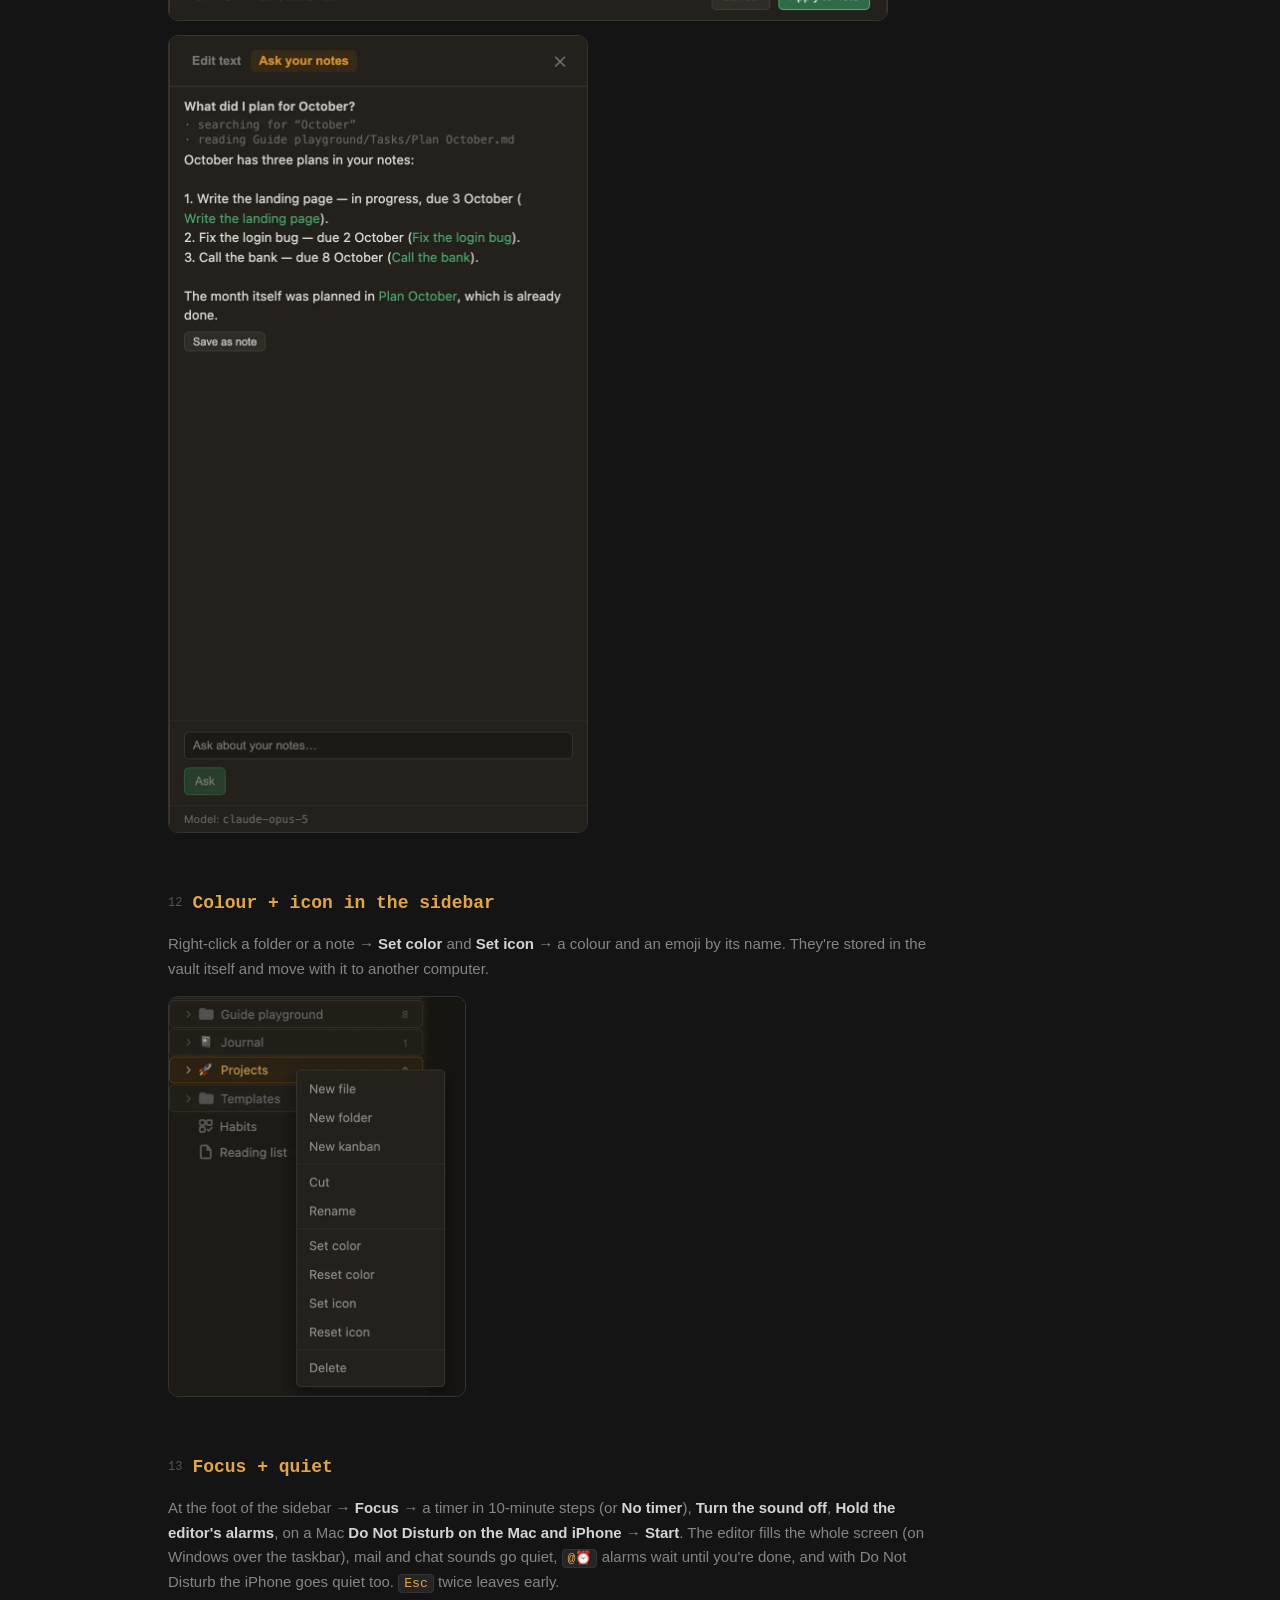
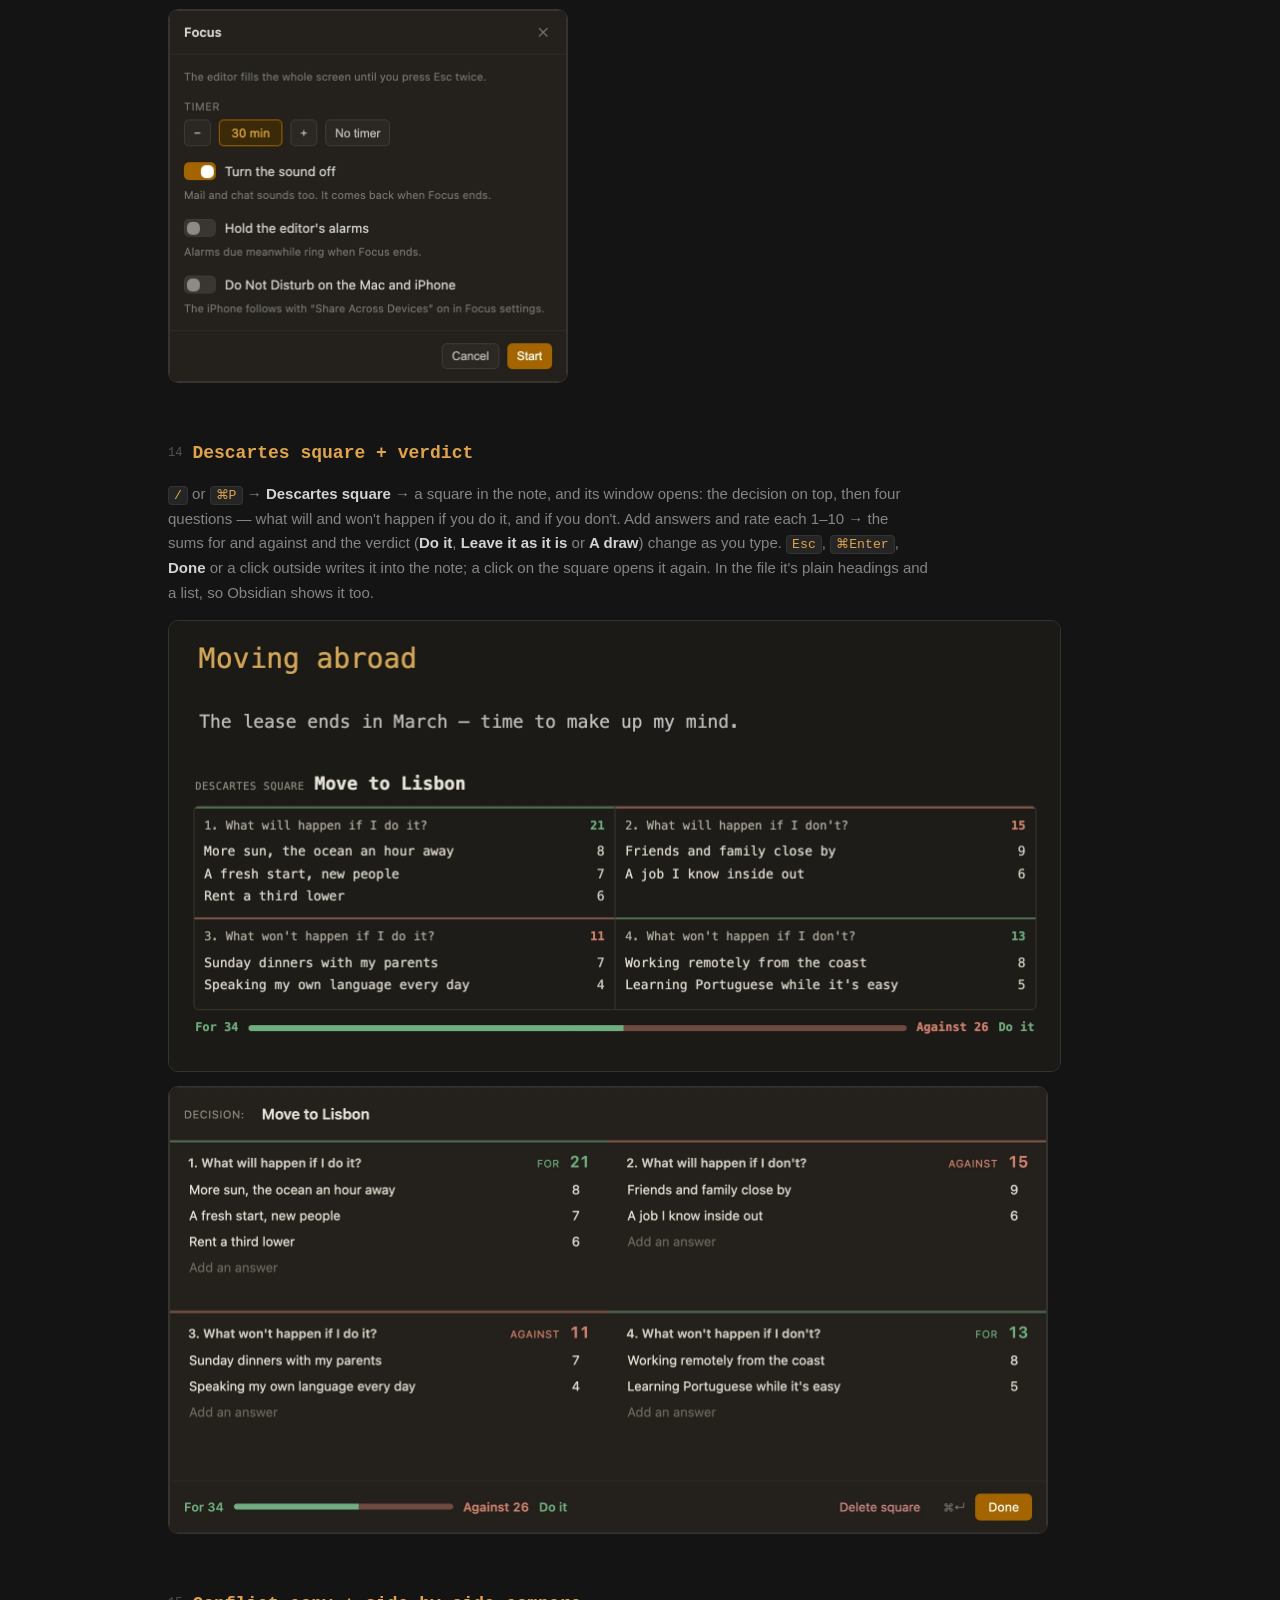
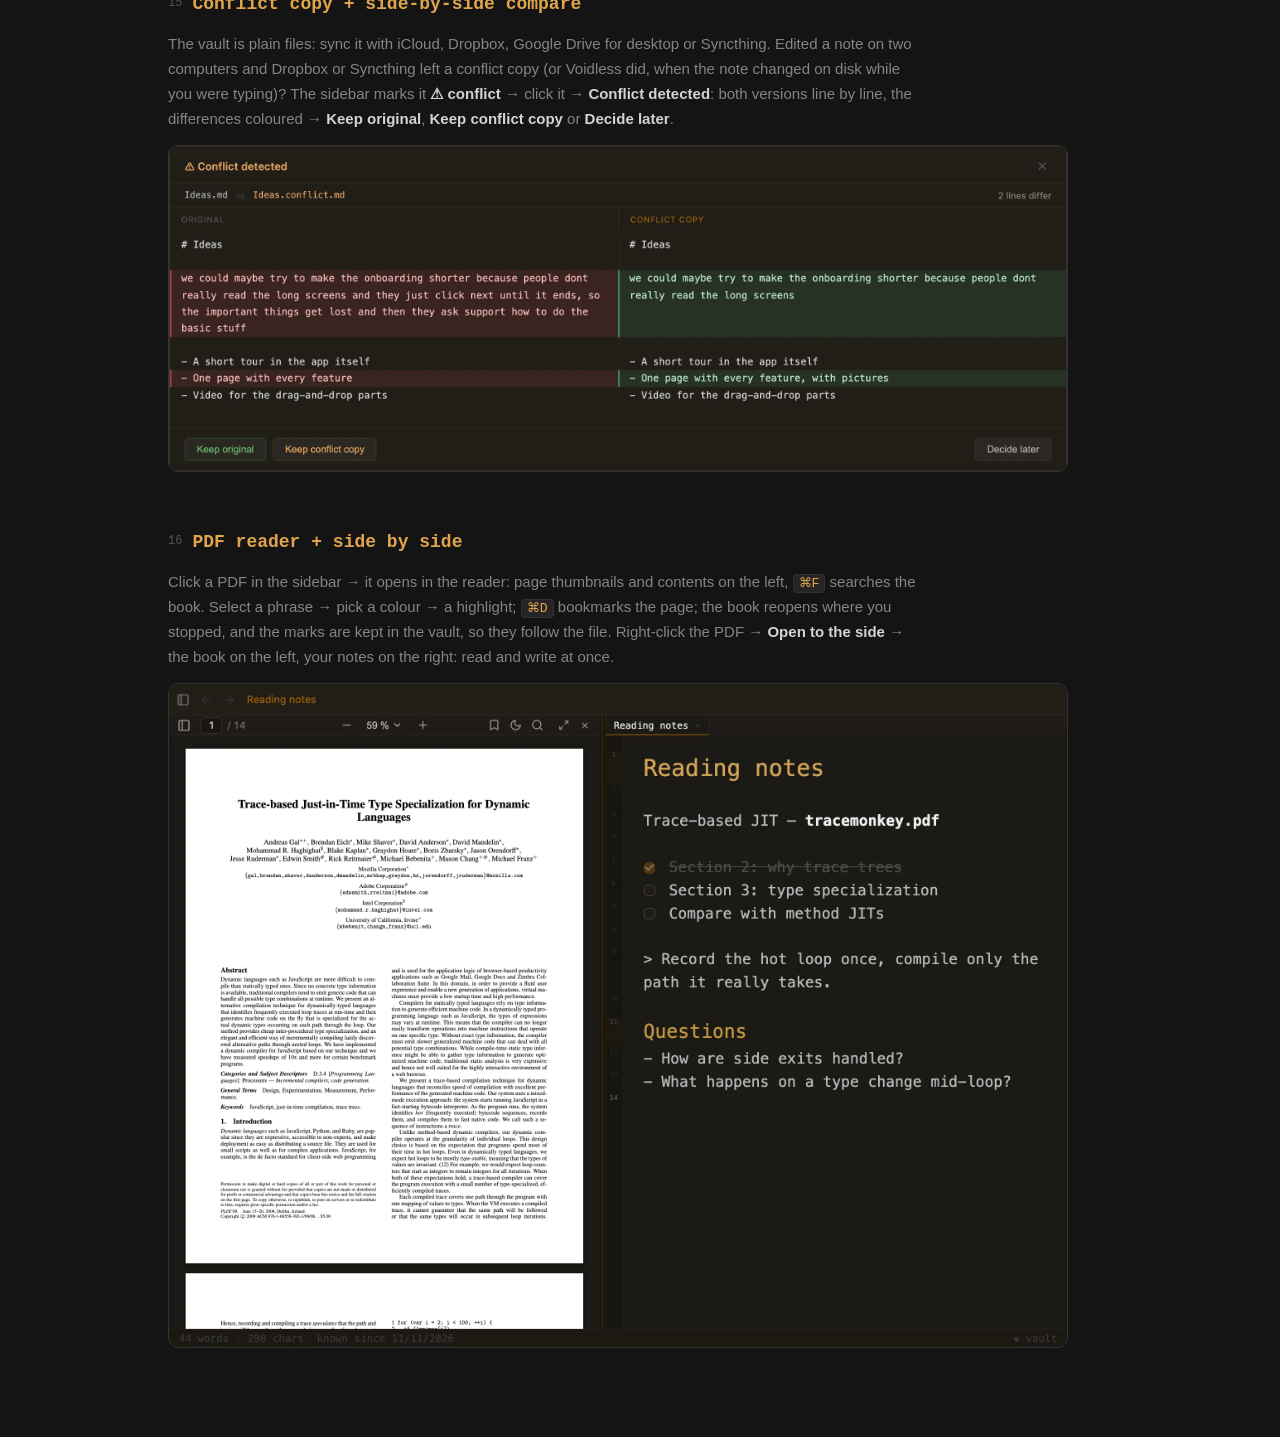
<file: guide/index.html>
<!DOCTYPE html>
<html lang="en">
<head>
  <meta charset="UTF-8" />
  <meta name="viewport" content="width=device-width, initial-scale=1.0" />
  <title>Guide — Voidless</title>
  <meta name="description" content="Voidless user guide — what other editors don't have, in 15 short steps with real screenshots." />
  <link rel="icon" href="/favicon.svg" type="image/svg+xml" />

  <meta property="og:type" content="website" />
  <meta property="og:site_name" content="Voidless" />
  <meta property="og:title" content="Voidless — Guide" />
  <meta property="og:description" content="What other editors don't have, in 15 short steps with real screenshots." />
  <meta property="og:url" content="https://voidless.app/guide" />
  <meta property="og:image" content="https://voidless.app/assets/screenshot.png" />
  <meta name="twitter:card" content="summary_large_image" />
  <!-- Bump ?v= whenever style.css changes: Pages/Cloudflare cache it for 10 min. -->
  <link rel="stylesheet" href="../style.css?v=2026-08-21b" />
  <style>
    .guide-list {
      max-width: 1000px;
      margin: 0 auto;
      padding: 70px 28px 90px;
      display: flex;
      flex-direction: column;
      gap: 56px;
    }
    .guide-list > h2 {
      font-size: 28px;
      letter-spacing: -0.01em;
      margin: 0 0 8px;
    }
    .guide-intro {
      color: var(--text-dim);
      font-size: 15px;
      line-height: 1.6;
      max-width: 720px;
      margin: -40px 0 0;
    }
    .guide-intro b, .guide-note b { color: var(--text); font-weight: 600; }
    .guide-item {
      display: flex;
      flex-direction: column;
      gap: 14px;
      scroll-margin-top: 80px;
    }
    .guide-title {
      font-family: var(--mono, ui-monospace, monospace);
      font-size: 18px;
      font-weight: 600;
      color: var(--accent-hi);
      margin: 0;
      display: flex;
      align-items: center;
      gap: 10px;
    }
    .guide-title .num {
      font-size: 12px;
      color: var(--text-mute);
      font-weight: 500;
    }
    .guide-note {
      color: var(--text-dim);
      font-size: 15px;
      line-height: 1.65;
      max-width: 760px;
      margin: 0;
    }
    /* Screenshots are 2x captures shown at half their pixels; several on one line sit side by side. */
    .guide-shots {
      display: flex;
      flex-wrap: wrap;
      gap: 12px;
      align-items: flex-start;
    }
    .guide-shots img {
      height: auto;
      display: block;
      border: 1px solid var(--border-2);
      border-radius: 10px;
      background: var(--bg-soft);
    }
    /* Jump list — the page is long, so the sections need a map. */
    .guide-toc {
      display: flex;
      flex-wrap: wrap;
      gap: 8px;
      margin: -24px 0 8px;
    }
    .guide-toc a {
      font-family: var(--mono);
      font-size: 12.5px;
      color: var(--text-dim);
      border: 1px solid var(--border-2);
      border-radius: 999px;
      padding: 5px 12px;
      transition: border-color 0.12s, color 0.12s;
    }
    .guide-toc a:hover { border-color: var(--accent); color: var(--accent-hi); }
    .guide-toc .num { color: var(--text-mute); margin-right: 4px; }
    @media (max-width: 640px) {
      .guide-list { padding: 48px 16px 70px; }
    }
  </style>
</head>
<body>
  <!-- ── Nav ── -->
  <header class="nav">
    <a class="nav-brand" href="/">
      <span class="dot"></span> Voidless
    </a>
    <nav class="nav-links">
      <a href="/">Home</a>
      <a href="/changelog">Changes</a>
      <a href="/privacy">Privacy</a>
    </nav>
  </header>

  <!-- ── Guide ── -->
  <main class="guide-list">
    <h2>Guide</h2>
    <p class="guide-intro"><b>Bold</b> is a button or menu item as it reads on screen. <code>/table</code> is something to type, and → shows what you get: <code>/table</code> → a table. Keys are for Mac; on Windows use <b>Ctrl</b> for ⌘ and <b>Alt</b> for ⌥.</p>
    <div class="guide-shots"><img src="img/guide-00-window.webp" width="900" height="562" alt="window" loading="lazy" decoding="async" style="max-width:min(900px,100%)" /></div>

    <nav class="guide-toc">
      <a href="#tasks"><span class="num">01</span> tasks</a>
      <a href="#tags"><span class="num">02</span> tags</a>
      <a href="#block-links"><span class="num">03</span> block links</a>
      <a href="#alarms"><span class="num">04</span> alarms</a>
      <a href="#fields"><span class="num">05</span> fields</a>
      <a href="#kanban"><span class="num">06</span> kanban</a>
      <a href="#cards"><span class="num">07</span> cards</a>
      <a href="#node"><span class="num">08</span> node</a>
      <a href="#habits"><span class="num">09</span> habits</a>
      <a href="#drawings"><span class="num">10</span> drawings</a>
      <a href="#ai"><span class="num">11</span> AI</a>
      <a href="#colours"><span class="num">12</span> colours</a>
      <a href="#focus"><span class="num">13</span> focus</a>
      <a href="#descartes"><span class="num">14</span> Descartes square</a>
      <a href="#conflicts"><span class="num">15</span> conflicts</a>
      <a href="#pdf"><span class="num">16</span> PDF reader</a>
    </nav>

    <article class="guide-item" id="tasks">
      <h3 class="guide-title"><span class="num">01</span> Tasks + progress</h3>
      <p class="guide-note"><code>/checkbox</code> → a task. Add a couple more under it and indent them with Tab → the top one gets a bar showing how much is done. Tick one → it sinks below the open ones. Tick every sub-task → the top one ticks itself; tick the top one → all of its sub-tasks get ticked too (unticking works the same way).</p>
      <div class="guide-shots"><img src="img/guide-05-tasks.webp" width="900" height="162" alt="tasks" loading="lazy" decoding="async" style="max-width:min(900px,100%)" /></div>
    </article>
    <article class="guide-item" id="tags">
      <h3 class="guide-title"><span class="num">02</span> Coloured tags + column sort</h3>
      <p class="guide-note">Right-click a column header → the column window. Add options in <b>Options</b> — say <code>Done</code>, <code>In progress</code>, <code>Planned</code> → <b>Save</b> → cells with those values become coloured tags. In the same window: <b>↑ Ascending</b> / <b>↓ Descending</b> (dates and numbers by value), <b>Fill the whole column</b> and the <b>Checkboxes</b> switch.</p>
      <div class="guide-shots"><img src="img/guide-06-col-window.webp" width="400" height="529" alt="col window" loading="lazy" decoding="async" style="max-width:min(400px,100%)" /></div>
    </article>
    <article class="guide-item" id="block-links">
      <h3 class="guide-title"><span class="num">03</span> Link to a spot + highlight</h3>
      <p class="guide-note">Select a word → right-click → <b>Link to block…</b> → pick a paragraph or a heading (this note's first, type to search every note) → the word becomes a link with an arrow: ↑ / ↓ — a spot in this note, → — in another one. A click scrolls there and blinks it yellow twice; another note opens in a new tab. The other way round: select some words → right-click → <b>Copy link to these words</b> → paste it anywhere → a click lights up exactly those words. Hover a paragraph that links point to → a faint 🔗 shows where they come from.</p>
    </article>
    <article class="guide-item" id="alarms">
      <h3 class="guide-title"><span class="num">04</span> Alarm + phone</h3>
      <p class="guide-note"><code>/alarm</code> → <b>Save</b> → an <b>ALARM</b> chip appears in the line; ⚙ on the chip opens it again. At the set time a banner pops up over the editor: <b>Open</b> — go to the line, <b>Snooze 10 min</b> — later. Settings → Editor → <b>Reminders on your phone</b> → <b>Connect</b> → alarms go to a Google calendar of their own and ring on your phone, even with Voidless closed.</p>
      <div class="guide-shots"><img src="img/guide-08-alarm-window.webp" width="400" height="338" alt="alarm window" loading="lazy" decoding="async" style="max-width:min(400px,100%)" /></div>
      <div class="guide-shots"><img src="img/guide-08-banner.webp" width="900" height="106" alt="banner" loading="lazy" decoding="async" style="max-width:min(900px,100%)" /></div>
      <div class="guide-shots"><img src="img/guide-08-phone.webp" width="900" height="112" alt="phone" loading="lazy" decoding="async" style="max-width:min(900px,100%)" /></div>
    </article>
    <article class="guide-item" id="fields">
      <h3 class="guide-title"><span class="num">05</span> Folder fields + fields panel</h3>
      <p class="guide-note">At the foot of the sidebar → <b>YAML</b> → <b>+ New template</b> → folder <code>Tasks</code>, field <code>status</code> with the value <code>[todo, doing, done]</code> → <b>Done</b>. A new note in <code>Tasks</code> gets these fields at once — a panel at the top of the note shows them; a click on <b>doing</b> changes the status. <b>Update Metadata</b> adds the fields to the folder's older notes too.</p>
      <div class="guide-shots"><img src="img/guide-09-templates-window.webp" width="900" height="626" alt="YAML window" loading="lazy" decoding="async" style="max-width:min(900px,100%)" /></div>
      <div class="guide-shots"><img src="img/guide-09-fields-panel.webp" width="900" height="94" alt="fields panel" loading="lazy" decoding="async" style="max-width:min(900px,100%)" /></div>
    </article>
    <article class="guide-item" id="kanban">
      <h3 class="guide-title"><span class="num">06</span> Kanban + drag and drop</h3>
      <p class="guide-note">Right-click <code>Tasks</code> → <b>New kanban</b> → every status from the template becomes a column. Drag a card to another column → the status in the note changes. <b>+ New card</b> under a column makes a note with that status.</p>
      <div class="guide-shots"><img src="img/guide-10-board.webp" width="900" height="232" alt="board" loading="lazy" decoding="async" style="max-width:min(900px,100%)" /></div>
      <div class="guide-shots"><img src="img/guide-10-card-drag-1.webp" width="900" height="274" alt="card drag 1" loading="lazy" decoding="async" style="max-width:min(900px,100%)" /></div>
      <div class="guide-shots"><img src="img/guide-10-card-drag-2.webp" width="900" height="274" alt="card drag 2" loading="lazy" decoding="async" style="max-width:min(900px,100%)" /></div>
    </article>
    <article class="guide-item" id="cards">
      <h3 class="guide-title"><span class="num">07</span> Card beside the board + table view</h3>
      <p class="guide-note">Click a card → it opens beside the board, ready to write in; Esc closes it. From the keyboard: arrows move between cards, Space shows or hides a card, ⌥← / ⌥→ moves it to the next column. Right-click a card → move, rename, delete. <b>Table</b> on the board's bar → notes as rows; ▾ in a column header fills that field for all of them, <b>Filter…</b> and <b>Folders</b> narrow the list.</p>
      <div class="guide-shots"><img src="img/guide-10-card-open.webp" width="900" height="274" alt="card open" loading="lazy" decoding="async" style="max-width:min(900px,100%)" /></div>
      <div class="guide-shots"><img src="img/guide-10-card-menu.webp" width="294" height="317" alt="card menu" loading="lazy" decoding="async" style="max-width:min(294px,100%)" /></div>
      <div class="guide-shots"><img src="img/guide-10-table-view.webp" width="900" height="210" alt="table view" loading="lazy" decoding="async" style="max-width:min(900px,100%)" /></div>
    </article>
    <article class="guide-item" id="node">
      <h3 class="guide-title"><span class="num">08</span> Node + automations</h3>
      <p class="guide-note">At the foot of the sidebar → <b>Node</b> → a canvas. Drag blocks from the right and link them: where notes come from (<b>On save</b>, <b>On schedule</b>, <b>Made today</b>, <b>Ticked links</b>, <b>From ⌘P</b> — or a note's right-click menu), filters that split them into yes and no (<b>YAML field</b>, <b>Tag</b>, <b>Date</b>, <b>Tasks</b>…), then what happens to them (<b>Create note</b> + <b>Add text</b>, <b>Move</b>, <b>Set field</b>, <b>Rename</b>, <b>Log a line</b>, <b>Reminder</b>, <b>List</b>). The numbers on the ports show what <b>Run now</b> would touch; <b>Report</b> lists it note by note and keeps the past runs with <b>Undo</b>. The <b>AI</b> block puts Claude's version below each note — <code>⌘P</code> → <i>Apply AI suggestion</i> compares and takes only what you tick. Not sure where to start? <b>Examples</b>. Every block, how they link and ready-made chains → <a href="/guide/nodes">Node blocks</a>.</p>
      <div class="guide-shots"><img src="img/guide-17-node.webp" width="900" height="614" alt="node canvas" loading="lazy" decoding="async" style="max-width:min(900px,100%)" /></div>
    </article>
    <article class="guide-item" id="habits">
      <h3 class="guide-title"><span class="num">09</span> Habits + a year at a glance</h3>
      <p class="guide-note">At the foot of the sidebar → <b>Habits</b> → <b>+ new habit</b> → <code>Walk</code> → click the days you did it. The ring on the left shows the month at a glance; <b>Year</b> gives a percentage for every month.</p>
      <div class="guide-shots"><img src="img/guide-11-habits.webp" width="900" height="326" alt="habits" loading="lazy" decoding="async" style="max-width:min(900px,100%)" /></div>
    </article>
    <article class="guide-item" id="drawings">
      <h3 class="guide-title"><span class="num">10</span> Drawing + spreadsheet</h3>
      <p class="guide-note"><code>/draw</code> → an Excalidraw board right in the note: shapes, arrows, text. <code>/sheet</code> → a spreadsheet with formulas such as <code>=SUM(B1:B3)</code>. Both are saved inside the note itself.</p>
      <div class="guide-shots"><img src="img/guide-12-excalidraw.webp" width="900" height="460" alt="excalidraw" loading="lazy" decoding="async" style="max-width:min(900px,100%)" /></div>
      <div class="guide-shots"><img src="img/guide-12-univer.webp" width="900" height="265" alt="univer" loading="lazy" decoding="async" style="max-width:min(900px,100%)" /></div>
    </article>
    <article class="guide-item" id="ai">
      <h3 class="guide-title"><span class="num">11</span> AI: edit + ask your notes</h3>
      <p class="guide-note">It needs a key: Settings → <b>Plugins</b> → <b>Claude API key</b>. Select a paragraph → right-click → <b>✨ AI: improve text</b> (or <code>/</code> → <i>AI: improve text</i>) → tick <b>Improve</b> and <b>Fix grammar</b> → <b>Submit</b> → <b>Insert below</b>, or <b>Show diff…</b> → tick what you want → <b>Apply to note</b>. The AI itself never deletes anything. At the foot of the sidebar → <b>AI</b> → <code>What did I plan for October?</code> → <b>Ask</b>: the AI reads your notes and answers with links to them; <b>Save as note</b> keeps the answer.</p>
      <div class="guide-shots"><img src="img/guide-13-ai-panel.webp" width="420" height="800" alt="ai panel" loading="lazy" decoding="async" style="max-width:min(420px,100%)" /><img src="img/guide-13-ai-answer.webp" width="420" height="800" alt="ai answer" loading="lazy" decoding="async" style="max-width:min(420px,100%)" /></div>
      <div class="guide-shots"><img src="img/guide-13-ai-diff.webp" width="720" height="273" alt="ai diff" loading="lazy" decoding="async" style="max-width:min(720px,100%)" /></div>
      <div class="guide-shots"><img src="img/guide-13-ai-ask.webp" width="420" height="800" alt="ai ask" loading="lazy" decoding="async" style="max-width:min(420px,100%)" /></div>
    </article>
    <article class="guide-item" id="colours">
      <h3 class="guide-title"><span class="num">12</span> Colour + icon in the sidebar</h3>
      <p class="guide-note">Right-click a folder or a note → <b>Set color</b> and <b>Set icon</b> → a colour and an emoji by its name. They're stored in the vault itself and move with it to another computer.</p>
      <div class="guide-shots"><img src="img/guide-02-color-icon.webp" width="298" height="402" alt="color icon" loading="lazy" decoding="async" style="max-width:min(298px,100%)" /></div>
    </article>
    <article class="guide-item" id="focus">
      <h3 class="guide-title"><span class="num">13</span> Focus + quiet</h3>
      <p class="guide-note">At the foot of the sidebar → <b>Focus</b> → a timer in 10-minute steps (or <b>No timer</b>), <b>Turn the sound off</b>, <b>Hold the editor's alarms</b>, on a Mac <b>Do Not Disturb on the Mac and iPhone</b> → <b>Start</b>. The editor fills the whole screen (on Windows over the taskbar), mail and chat sounds go quiet, <code>@⏰</code> alarms wait until you're done, and with Do Not Disturb the iPhone goes quiet too. <code>Esc</code> twice leaves early.</p>
      <div class="guide-shots"><img src="img/guide-19-focus.webp" width="400" height="374" alt="focus" loading="lazy" decoding="async" style="max-width:min(400px,100%)" /></div>
    </article>
    <article class="guide-item" id="descartes">
      <h3 class="guide-title"><span class="num">14</span> Descartes square + verdict</h3>
      <p class="guide-note"><code>/</code> or <code>⌘P</code> → <b>Descartes square</b> → a square in the note, and its window opens: the decision on top, then four questions — what will and won't happen if you do it, and if you don't. Add answers and rate each 1–10 → the sums for and against and the verdict (<b>Do it</b>, <b>Leave it as it is</b> or <b>A draw</b>) change as you type. <code>Esc</code>, <code>⌘Enter</code>, <b>Done</b> or a click outside writes it into the note; a click on the square opens it again. In the file it's plain headings and a list, so Obsidian shows it too.</p>
      <div class="guide-shots"><img src="img/guide-18-descartes.webp" width="893" height="451" alt="Descartes square" loading="lazy" decoding="async" style="max-width:min(893px,100%)" /></div>
      <div class="guide-shots"><img src="img/guide-18-descartes-window.webp" width="880" height="447" alt="Descartes square window" loading="lazy" decoding="async" style="max-width:min(880px,100%)" /></div>
    </article>
    <article class="guide-item" id="conflicts">
      <h3 class="guide-title"><span class="num">15</span> Conflict copy + side-by-side compare</h3>
      <p class="guide-note">The vault is plain files: sync it with iCloud, Dropbox, Google Drive for desktop or Syncthing. Edited a note on two computers and Dropbox or Syncthing left a conflict copy (or Voidless did, when the note changed on disk while you were typing)? The sidebar marks it <b>⚠ conflict</b> → click it → <b>Conflict detected</b>: both versions line by line, the differences coloured → <b>Keep original</b>, <b>Keep conflict copy</b> or <b>Decide later</b>.</p>
      <div class="guide-shots"><img src="img/guide-16-conflict.webp" width="900" height="325" alt="conflict" loading="lazy" decoding="async" style="max-width:min(900px,100%)" /></div>
    </article>
    <article class="guide-item" id="pdf">
      <h3 class="guide-title"><span class="num">16</span> PDF reader + side by side</h3>
      <p class="guide-note">Click a PDF in the sidebar → it opens in the reader: page thumbnails and contents on the left, <code>⌘F</code> searches the book. Select a phrase → pick a colour → a highlight; <code>⌘D</code> bookmarks the page; the book reopens where you stopped, and the marks are kept in the vault, so they follow the file. Right-click the PDF → <b>Open to the side</b> → the book on the left, your notes on the right: read and write at once.</p>
      <div class="guide-shots"><img src="img/guide-20-pdf-side.webp" width="900" height="664" alt="PDF beside the notes" loading="lazy" decoding="async" style="max-width:min(900px,100%)" /></div>
    </article>
  </main>

  <footer class="footer">
  </footer>
</body>
</html>
</file>
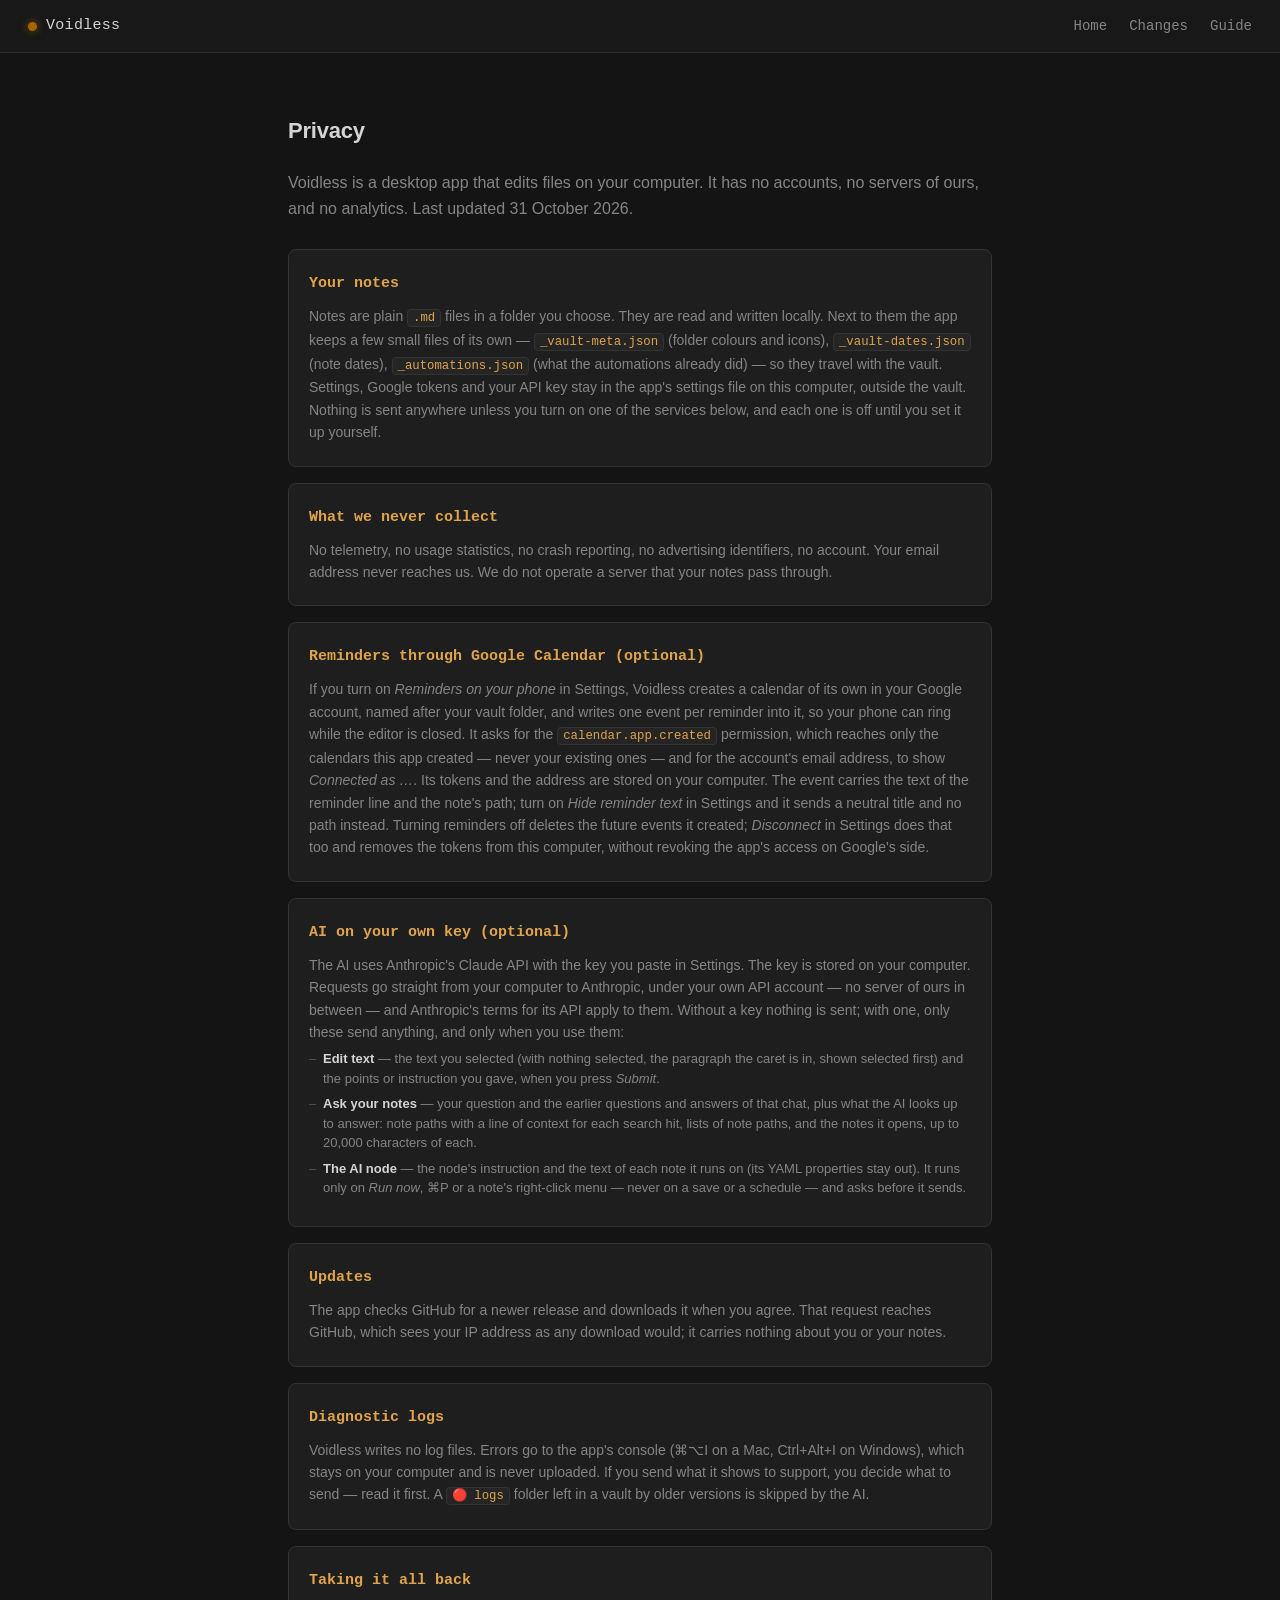
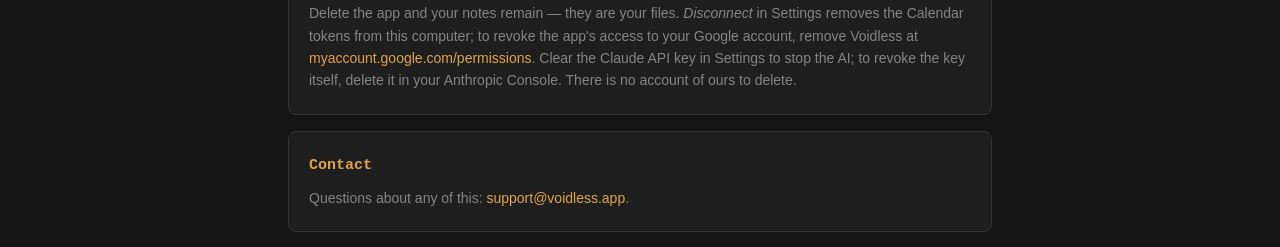
<file: privacy/index.html>
<!DOCTYPE html>
<html lang="en">
<head>
  <meta charset="UTF-8" />
  <meta name="viewport" content="width=device-width, initial-scale=1.0" />
  <title>Voidless — privacy</title>
  <meta name="description" content="What Voidless stores, what leaves your computer, and how to take it back." />
  <link rel="icon" href="../favicon.svg" type="image/svg+xml" />
  <meta property="og:type" content="website" />
  <meta property="og:site_name" content="Voidless" />
  <meta property="og:title" content="Voidless — privacy" />
  <meta property="og:description" content="Your notes stay on your disk. Nothing leaves it unless you connect a service or use the AI yourself." />
  <meta property="og:url" content="https://voidless.app/privacy" />
  <meta property="og:image" content="https://voidless.app/assets/screenshot.png" />
  <meta name="twitter:card" content="summary_large_image" />
  <!-- Bump ?v= whenever style.css changes: Pages/Cloudflare cache it for 10 min. -->
  <link rel="stylesheet" href="../style.css?v=2026-08-21b" />
</head>
<body>
  <header class="nav">
    <a class="nav-brand" href="/"><span class="dot"></span> Voidless</a>
    <nav class="nav-links">
      <a href="/">Home</a>
      <a href="/changelog">Changes</a>
      <a href="/guide">Guide</a>
    </nav>
  </header>

  <main class="why" style="max-width: 760px;">
    <h2 class="section-title" style="text-align: left;">Privacy</h2>
    <p class="lead" style="margin: 0 0 28px; max-width: none;">
      Voidless is a desktop app that edits files on your computer. It has no accounts,
      no servers of ours, and no analytics. Last updated 31 October 2026.
    </p>

    <article class="card" style="margin-bottom: 16px;">
      <h3>Your notes</h3>
      <p>
        Notes are plain <code>.md</code> files in a folder you choose. They are read and
        written locally. Next to them the app keeps a few small files of its own —
        <code>_vault-meta.json</code> (folder colours and icons), <code>_vault-dates.json</code>
        (note dates), <code>_automations.json</code> (what the automations already did) — so
        they travel with the vault. Settings, Google tokens and your API key stay in the app's
        settings file on this computer, outside the vault. Nothing is sent anywhere unless you
        turn on one of the services below, and each one is off until you set it up yourself.
      </p>
    </article>

    <article class="card" style="margin-bottom: 16px;">
      <h3>What we never collect</h3>
      <p>
        No telemetry, no usage statistics, no crash reporting, no advertising identifiers,
        no account. Your email address never reaches us. We do not operate a server that your
        notes pass through.
      </p>
    </article>

    <article class="card" style="margin-bottom: 16px;">
      <h3>Reminders through Google Calendar (optional)</h3>
      <p>
        If you turn on <em>Reminders on your phone</em> in Settings, Voidless creates a
        calendar of its own in your Google account, named after your vault folder, and writes
        one event per reminder into it, so your phone can ring while the editor is closed. It
        asks for the <code>calendar.app.created</code> permission, which reaches only the
        calendars this app created — never your existing ones — and for the account's email
        address, to show <em>Connected as …</em>. Its tokens and the address are stored on
        your computer. The event carries the text of the reminder line and the note's path;
        turn on <em>Hide reminder text</em> in Settings and it sends a neutral title and no
        path instead. Turning reminders off deletes the future events it created;
        <em>Disconnect</em> in Settings does that too and removes the tokens from this
        computer, without revoking the app's access on Google's side.
      </p>
    </article>

    <article class="card" style="margin-bottom: 16px;">
      <h3>AI on your own key (optional)</h3>
      <p>
        The AI uses Anthropic's Claude API with the key you paste in Settings. The key is stored
        on your computer. Requests go straight from your computer to Anthropic, under your own
        API account — no server of ours in between — and Anthropic's terms for its API apply to
        them. Without a key nothing is sent; with one, only these send anything, and only when
        you use them:
      </p>
      <ul>
        <li><strong>Edit text</strong> — the text you selected (with nothing selected, the
          paragraph the caret is in, shown selected first) and the points or instruction you
          gave, when you press <em>Submit</em>.</li>
        <li><strong>Ask your notes</strong> — your question and the earlier questions and
          answers of that chat, plus what the AI looks up to answer: note paths with a line of
          context for each search hit, lists of note paths, and the notes it opens, up to
          20,000 characters of each.</li>
        <li><strong>The AI node</strong> — the node's instruction and the text of each note it
          runs on (its YAML properties stay out). It runs only on <em>Run now</em>, ⌘P or a
          note's right-click menu — never on a save or a schedule — and asks before it sends.</li>
      </ul>
    </article>

    <article class="card" style="margin-bottom: 16px;">
      <h3>Updates</h3>
      <p>
        The app checks GitHub for a newer release and downloads it when you agree. That
        request reaches GitHub, which sees your IP address as any download would; it carries
        nothing about you or your notes.
      </p>
    </article>

    <article class="card" style="margin-bottom: 16px;">
      <h3>Diagnostic logs</h3>
      <p>
        Voidless writes no log files. Errors go to the app's console (⌘⌥I on a Mac,
        Ctrl+Alt+I on Windows), which stays on your computer and is never uploaded. If you send
        what it shows to support, you decide what to send — read it first. A
        <code>🔴 logs</code> folder left in a vault by older versions is skipped by the AI.
      </p>
    </article>

    <article class="card" style="margin-bottom: 16px;">
      <h3>Taking it all back</h3>
      <p>
        Delete the app and your notes remain — they are your files. <em>Disconnect</em> in
        Settings removes the Calendar tokens from this computer; to revoke the app's access
        to your Google account, remove Voidless at
        <a href="https://myaccount.google.com/permissions">myaccount.google.com/permissions</a>.
        Clear the Claude API key in Settings to stop the AI; to revoke the key itself, delete it
        in your Anthropic Console. There is no account of ours to delete.
      </p>
    </article>

    <article class="card">
      <h3>Contact</h3>
      <p>
        Questions about any of this: <a href="mailto:support@voidless.app">support@voidless.app</a>.
      </p>
    </article>
  </main>
</body>
</html>
</file>
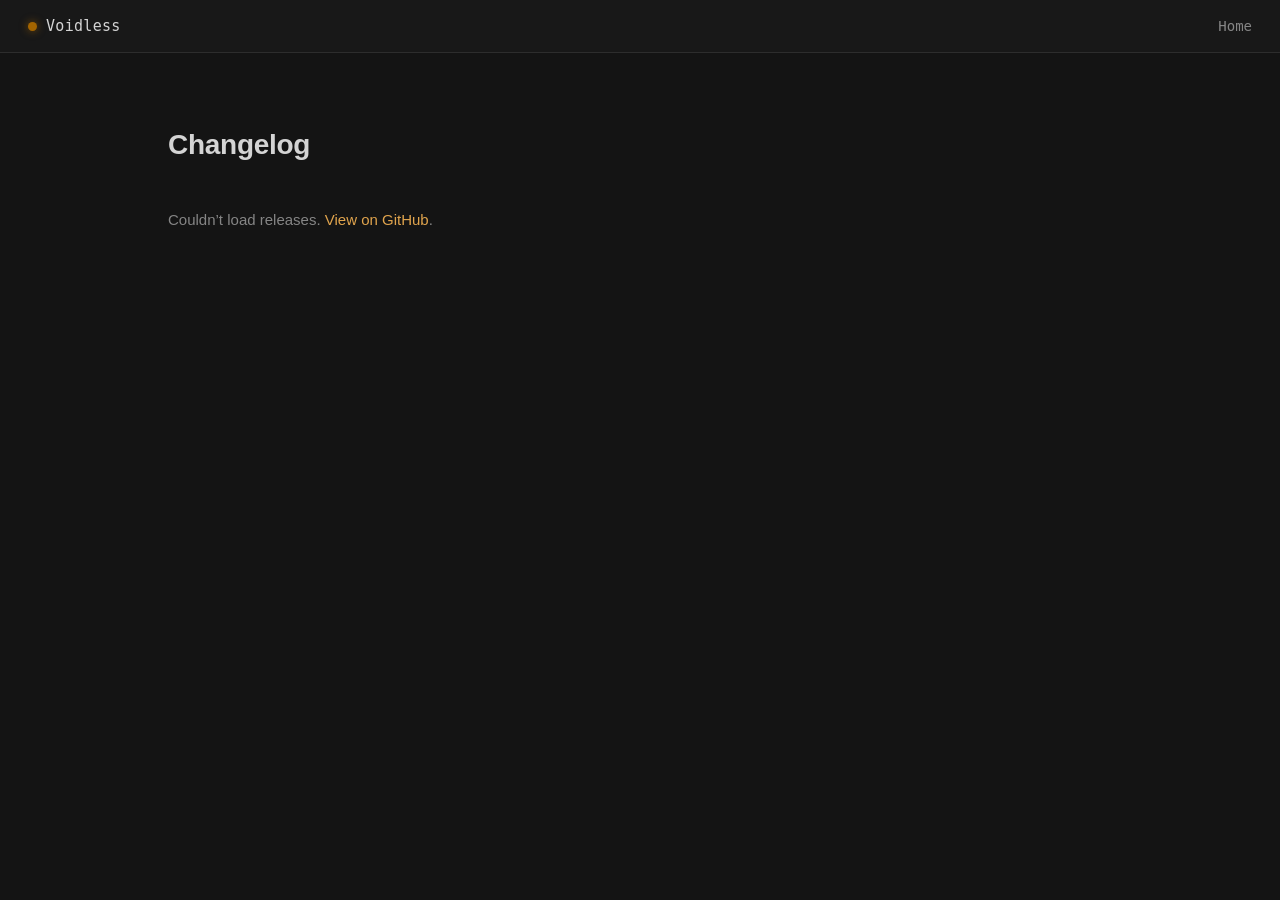
<file: changelog.html>
<!DOCTYPE html>
<html lang="en">
<head>
  <meta charset="UTF-8" />
  <meta name="viewport" content="width=device-width, initial-scale=1.0" />
  <title>Changelog — Voidless</title>
  <meta name="description" content="Voidless changelog — what changed in each version." />
  <link rel="icon" href="favicon.svg" type="image/svg+xml" />
  <link rel="stylesheet" href="style.css" />
</head>
<body>
  <!-- ── Nav ── -->
  <header class="nav">
    <a class="nav-brand" href="/">
      <span class="dot"></span> Voidless
    </a>
    <nav class="nav-links">
      <a href="/">Home</a>
    </nav>
  </header>

  <!-- ── Changelog ── -->
  <section class="changelog">
    <h2>Changelog</h2>
    <div id="releases" class="changelog-list">
      <p class="changelog-empty">Loading…</p>
    </div>
  </section>

  <script>
    // Pull every published release and render its notes. Drafts are invisible to
    // the anonymous GitHub API, so unpublished releases never leak here — the
    // changelog goes live the moment a release is published.
    (async function () {
      const repo = "tech-qa-e6r/voidless";
      const root = document.getElementById("releases");

      const escapeHtml = (s) => s.replace(/[&<>]/g, (c) => ({ "&": "&amp;", "<": "&lt;", ">": "&gt;" }[c]));
      const inline = (s) => escapeHtml(s)
        .replace(/`([^`]+)`/g, "<code>$1</code>")
        .replace(/\*\*([^*]+)\*\*/g, "<strong>$1</strong>")
        .replace(/\[([^\]]+)\]\(([^)]+)\)/g, '<a href="$2" target="_blank" rel="noopener">$1</a>');

      // Minimal Markdown: headings, bullet lists, paragraphs (enough for release notes).
      function renderMarkdown(md) {
        const lines = md.replace(/\r\n/g, "\n").split("\n");
        let out = "", inList = false;
        const closeList = () => { if (inList) { out += "</ul>"; inList = false; } };
        for (const raw of lines) {
          const line = raw.replace(/\s+$/, "");
          if (!line.trim()) { closeList(); continue; }
          const h = line.match(/^(#{1,6})\s+(.*)$/);
          if (h) { closeList(); out += '<h4 class="release-subhead">' + inline(h[2]) + "</h4>"; continue; }
          const li = line.match(/^[-*]\s+(.*)$/);
          if (li) { if (!inList) { out += "<ul>"; inList = true; } out += "<li>" + inline(li[1]) + "</li>"; continue; }
          closeList();
          out += "<p>" + inline(line) + "</p>";
        }
        closeList();
        return out;
      }

      const fmtDate = (iso) => {
        try { return new Date(iso).toLocaleDateString("en-US", { year: "numeric", month: "short", day: "numeric" }); }
        catch (e) { return ""; }
      };

      try {
        const res = await fetch("https://api.github.com/repos/" + repo + "/releases?per_page=100");
        if (!res.ok) throw new Error("api");
        const releases = (await res.json()).filter((r) => !r.draft);
        if (releases.length === 0) {
          root.innerHTML = '<p class="changelog-empty">No releases yet.</p>';
          return;
        }
        root.innerHTML = releases.map((r) => {
          const ver = escapeHtml(r.tag_name || r.name || "");
          const date = fmtDate(r.published_at);
          const body = (r.body || "").trim()
            ? '<div class="release-body">' + renderMarkdown(r.body.trim()) + "</div>"
            : '<div class="release-body"><p style="color:var(--text-mute)">No notes.</p></div>';
          return '<article class="release">'
            + '<div class="release-head"><span class="release-ver">' + ver + "</span>"
            + (date ? '<span class="release-sep">→</span><span class="release-date">' + date + "</span>" : "")
            + "</div>" + body + "</article>";
        }).join("");
      } catch (e) {
        root.innerHTML = '<p class="changelog-empty">Couldn’t load releases. '
          + '<a href="https://github.com/' + repo + '/releases" target="_blank" rel="noopener">View on GitHub</a>.</p>';
      }
    })();
  </script>
</body>
</html>
</file>
<file: style.css>
/* ── Палитра редактора Voidless ──
   Цвета взяты из src/App.css и src/base/base.css */
:root {
  --bg:        #141414;
  --bg-soft:   #181818;
  --bg-panel:  #1e1e1e;
  --bg-raised: #252525;
  --border:    #2d2d2d;
  --border-2:  #333;
  --text:      #d4d4d4;
  --text-dim:  #858585;
  --text-mute: #555;
  --accent:    #a46500;
  --accent-hi: #e0a44d;
  --mono: ui-monospace, SFMono-Regular, "SF Mono", Menlo, monospace;
  --sans: -apple-system, BlinkMacSystemFont, "Segoe UI", Roboto, Helvetica, Arial, sans-serif;
}

* { box-sizing: border-box; margin: 0; padding: 0; }

html { scroll-behavior: smooth; }

body {
  background: var(--bg);
  color: var(--text);
  font-family: var(--sans);
  line-height: 1.6;
  -webkit-font-smoothing: antialiased;
}

a { color: var(--accent-hi); text-decoration: none; }
a:hover { color: var(--accent); }

code {
  font-family: var(--mono);
  font-size: 0.88em;
  background: var(--bg-raised);
  border: 0.5px solid var(--border-2);
  border-radius: 4px;
  padding: 1px 5px;
  color: var(--accent-hi);
}

/* ── Шапка ── */
.nav {
  display: flex;
  align-items: center;
  justify-content: space-between;
  padding: 14px 28px;
  border-bottom: 0.5px solid var(--border);
  background: var(--bg-soft);
  position: sticky;
  top: 0;
  z-index: 10;
}
.nav-brand {
  display: flex;
  align-items: center;
  gap: 9px;
  font-family: var(--mono);
  font-size: 15px;
  color: var(--text);
  letter-spacing: 0.02em;
}
.nav-brand .dot {
  width: 9px; height: 9px;
  border-radius: 50%;
  background: var(--accent);
  box-shadow: 0 0 8px rgba(164, 101, 0, 0.7);
}

/* ── Кнопки ── */
.btn {
  display: inline-block;
  font-family: var(--mono);
  font-size: 13px;
  padding: 10px 20px;
  border-radius: 6px;
  border: 1px solid transparent;
  transition: background 0.12s, border-color 0.12s, color 0.12s;
  cursor: pointer;
}
.btn-primary {
  background: var(--accent);
  color: #fff;
  border-color: var(--accent);
}
.btn-primary:hover {
  background: var(--accent-hi);
  border-color: var(--accent-hi);
  color: #1a1a1a;
}
.btn-ghost {
  background: transparent;
  color: var(--text);
  border-color: var(--border-2);
}
.btn-ghost:hover { border-color: var(--accent); color: var(--accent-hi); }

/* ── Hero ── */
.hero {
  max-width: 880px;
  margin: 0 auto;
  padding: 90px 28px 40px;
  text-align: center;
}
.hero h1 {
  font-size: clamp(30px, 6vw, 52px);
  line-height: 1.15;
  font-weight: 700;
  letter-spacing: -0.02em;
}
.hero h1 .accent { color: var(--accent-hi); }
.lead {
  color: var(--text-dim);
  font-size: 16px;
  max-width: 620px;
  margin: 22px auto 0;
}
.hero-actions {
  display: flex;
  gap: 14px;
  justify-content: center;
  margin-top: 34px;
  flex-wrap: wrap;
}

/* ── Скриншот ── */
.screenshot {
  margin: 64px auto 0;
  /* width:100% matters on phones: max-width alone lets the 1856px image render at
     its 820px cap and push the page sideways. */
  width: 100%;
  max-width: 820px;
  height: auto;
  display: block;
  border-radius: 10px;
  box-shadow: 0 24px 60px rgba(0, 0, 0, 0.5);
}

.divider {
  border: 0;
  width: min(1000px, 90vw);
  height: 1px;
  background: linear-gradient(to right, transparent, var(--border-2) 18%, var(--border-2) 82%, transparent);
  margin: 36px auto;
}

/* Warning under the download buttons — the unsigned first launch is the single
   biggest place people get stuck, so it cannot live at the bottom of the page. */
.first-run {
  margin-top: 10px;
  font-size: 13px;
  color: var(--text-mute);
}
.first-run a { color: var(--accent-hi); }

.section-title {
  font-size: 22px;
  font-weight: 600;
  letter-spacing: -0.01em;
  margin-bottom: 22px;
  text-align: center;
}

.stack {
  margin-top: 18px;
  font-family: var(--mono);
  font-size: 13px;
  color: var(--text-mute);
  letter-spacing: 0.02em;
}

/* ── Why (короткие тезисы на главной) ── */
.why {
  max-width: 1000px;
  margin: 0 auto;
  padding: 60px 28px 20px;
}
.why-grid {
  display: grid;
  grid-template-columns: repeat(auto-fit, minmax(260px, 1fr));
  gap: 36px 40px;
}
.why-item h3 {
  font-family: var(--mono);
  font-size: 14px;
  font-weight: 600;
  color: var(--accent-hi);
  margin-bottom: 8px;
}
.why-item p {
  color: var(--text-dim);
  font-size: 14px;
  line-height: 1.6;
}
.why-more {
  margin-top: 44px;
  text-align: center;
  font-family: var(--mono);
  font-size: 13px;
}

.grid {
  display: grid;
  grid-template-columns: repeat(auto-fit, minmax(260px, 1fr));
  gap: 16px;
}
.card {
  background: var(--bg-panel);
  border: 1px solid var(--border-2);
  border-radius: 8px;
  padding: 22px 20px;
  transition: border-color 0.12s, background 0.12s;
}
.card:hover {
  border-color: var(--accent);
  background: rgba(164, 101, 0, 0.04);
}
.card h3 {
  font-family: var(--mono);
  font-size: 15px;
  color: var(--accent-hi);
  margin-bottom: 9px;
}
.card p { color: var(--text-dim); font-size: 14px; }
.card ul { list-style: none; padding: 0; margin: 0; }
.card li {
  position: relative;
  padding-left: 14px;
  margin: 6px 0;
  color: var(--text-dim);
  font-size: 13px;
  line-height: 1.5;
}
.card li::before {
  content: "–";
  position: absolute;
  left: 0;
  color: var(--text-mute);
}
.card li strong { color: var(--text); font-weight: 600; }
.card ul ul { margin: 4px 0 4px 2px; }

/* ── Contact ── */
.contact {
  max-width: 720px;
  margin: 0 auto;
  padding: 40px 28px 90px;
  text-align: center;
}
.contact h2 {
  font-size: 28px;
  letter-spacing: -0.01em;
  margin-bottom: 12px;
}
.contact p { color: var(--text-dim); font-size: 15px; margin-bottom: 28px; }
.install-note {
  margin-top: 48px !important;
  margin-bottom: 18px !important;
  color: var(--text-mute) !important;
  font-size: 13px !important;
}
.install-grid {
  text-align: left;
  grid-template-columns: repeat(auto-fit, minmax(280px, 1fr));
}

/* ── Nav links ── */
.nav-links {
  display: flex;
  gap: 22px;
  font-family: var(--mono);
  font-size: 14px;
}
.nav-links a { color: var(--text-dim); }
.nav-links a:hover { color: var(--accent-hi); }

/* ── Changelog ── */
.changelog {
  max-width: 1000px;
  margin: 0 auto;
  padding: 70px 28px 90px;
}
.changelog h2 {
  font-size: 28px;
  letter-spacing: -0.01em;
  margin-bottom: 40px;
}
.changes-columns {
  display: grid;
  grid-template-columns: 1fr 1fr;
  gap: 48px;
  align-items: start;
}
.changes-col-label {
  font-family: var(--mono);
  font-size: 11px;
  font-weight: 600;
  letter-spacing: 0.1em;
  text-transform: uppercase;
  color: var(--text-mute);
  border-bottom: 1px solid var(--border-2);
  padding-bottom: 10px;
  margin: 0 0 24px;
}
.roadmap-list {
  list-style: none;
  padding: 0;
  margin: 0;
}
.roadmap-list li {
  position: relative;
  padding-left: 16px;
  margin: 8px 0;
  color: var(--text-dim);
  font-size: 14px;
  line-height: 1.5;
}
.roadmap-list li::before {
  content: "–";
  position: absolute;
  left: 0;
  color: var(--text-mute);
}
@media (max-width: 640px) {
  .changes-columns { grid-template-columns: 1fr; gap: 40px; }
}
.changelog-empty { color: var(--text-dim); font-size: 15px; }
.release { padding: 0 0 28px 4px; }
.release + .release {
  border-top: 1px solid var(--border);
  margin-top: 28px;
  padding-top: 28px;
}
.release-head {
  display: flex;
  align-items: baseline;
  gap: 10px;
  margin-bottom: 12px;
}
.release-ver {
  font-family: var(--mono);
  font-size: 16px;
  color: var(--text);
}
.release-sep { color: var(--text-mute); }
.release-date { color: var(--text-mute); font-size: 13px; }
.release-body { color: var(--text-dim); font-size: 14px; }
.release-body ul { list-style: none; padding: 0; }
.release-body li {
  position: relative;
  padding-left: 16px;
  margin: 5px 0;
}
.release-body li::before {
  content: "–";
  position: absolute;
  left: 0;
  color: var(--text-mute);
}
.release-body p { margin: 8px 0; }
.release-hr {
  border: 0;
  height: 1px;
  background: linear-gradient(to right, transparent, var(--border-2) 18%, var(--border-2) 82%, transparent);
  margin: 18px 0;
}
.release-body strong { color: var(--text); }
.release-img {
  display: block;
  max-width: 100%;
  height: auto;
  margin: 12px 0;
  border-radius: 8px;
  border: 1px solid var(--border, rgba(255,255,255,0.08));
}
.release-subhead {
  font-family: var(--mono);
  font-size: 13px;
  color: var(--accent-hi);
  margin: 14px 0 6px;
}

@media (max-width: 560px) {
  .hero { padding-top: 56px; }
}
</file>
